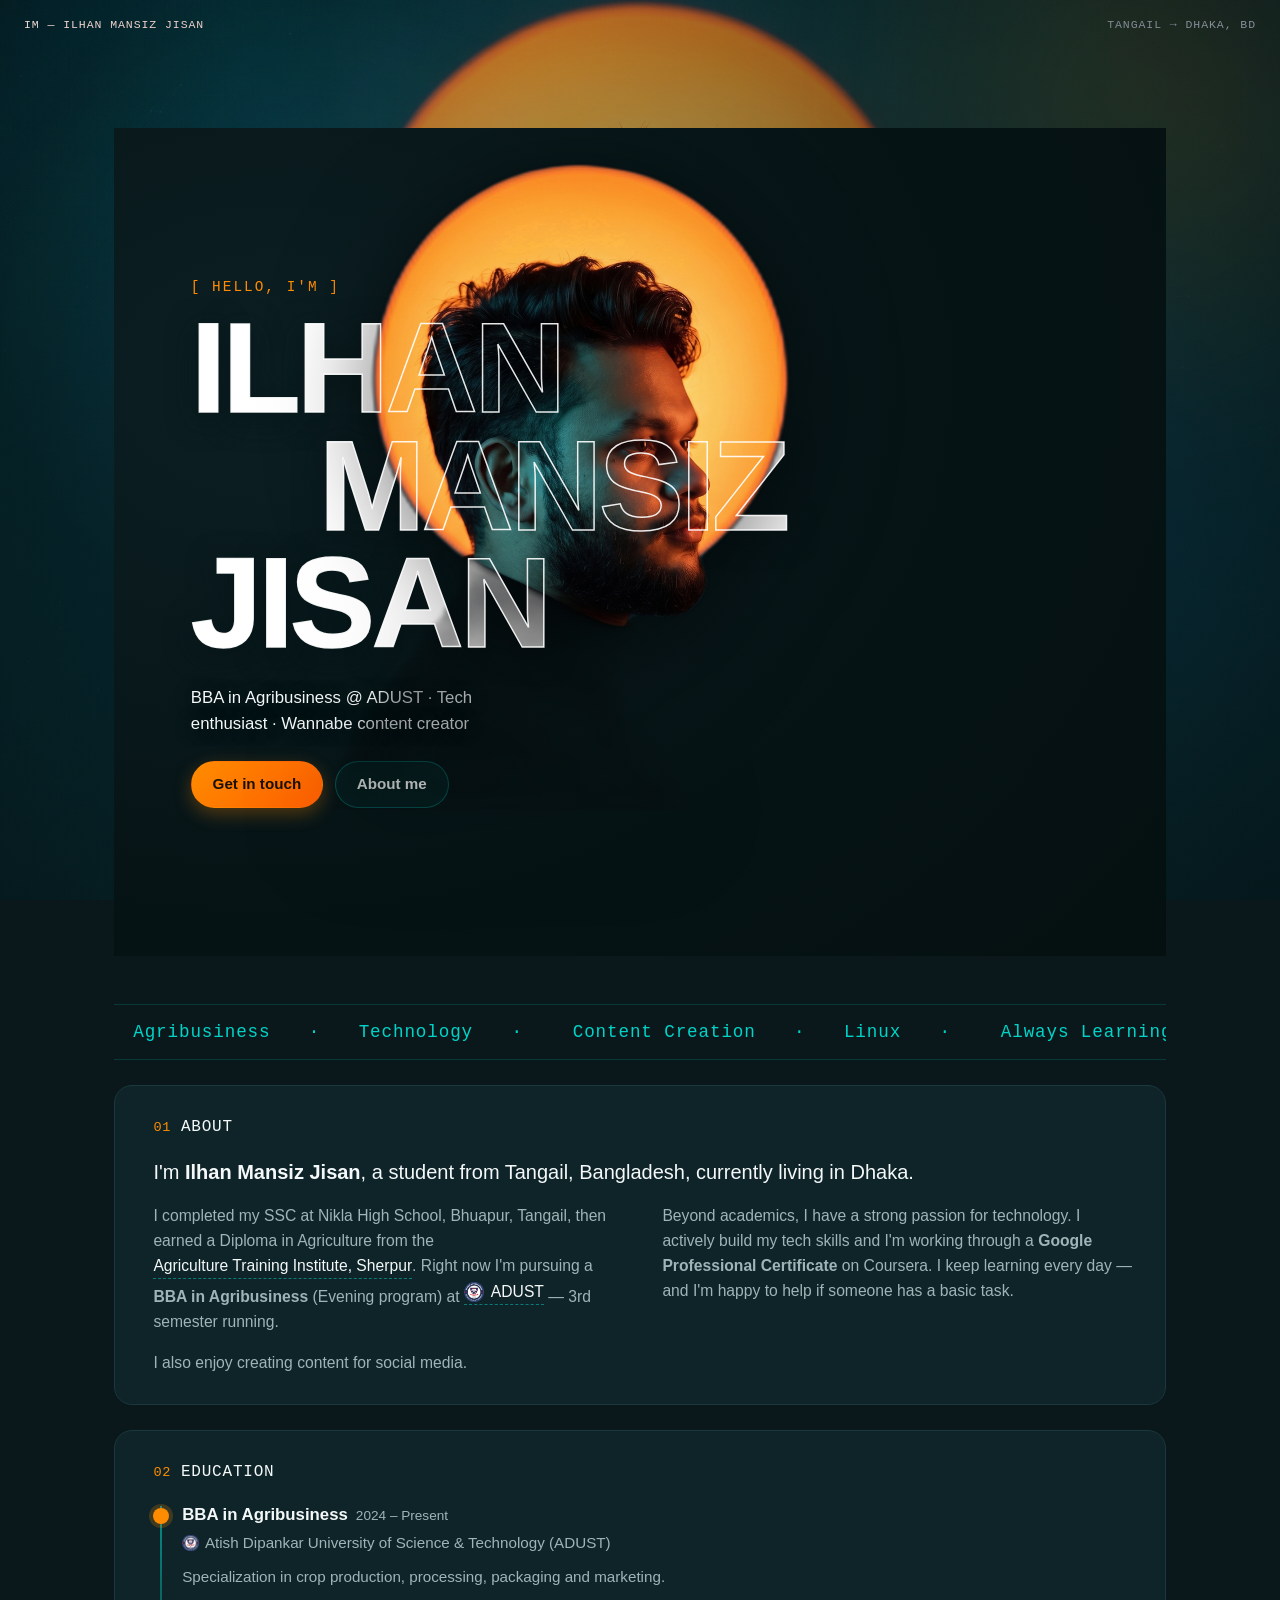
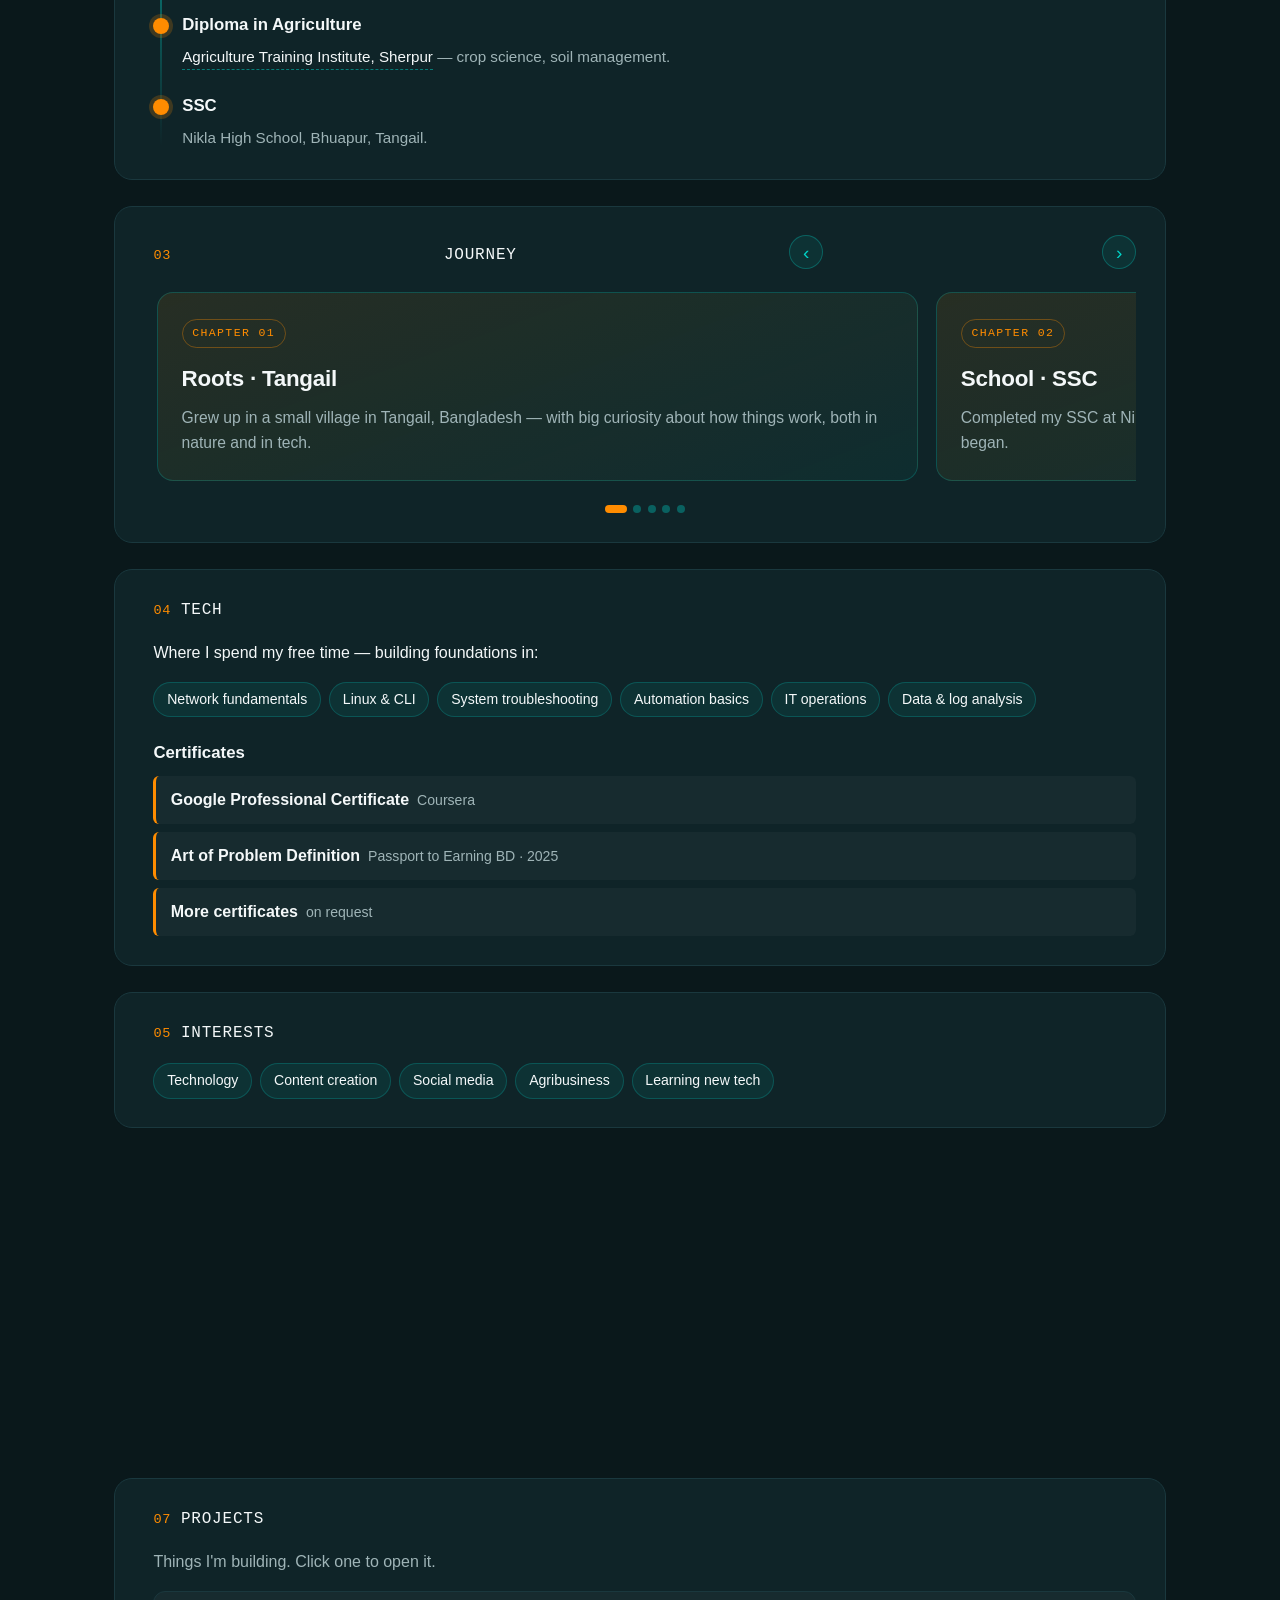
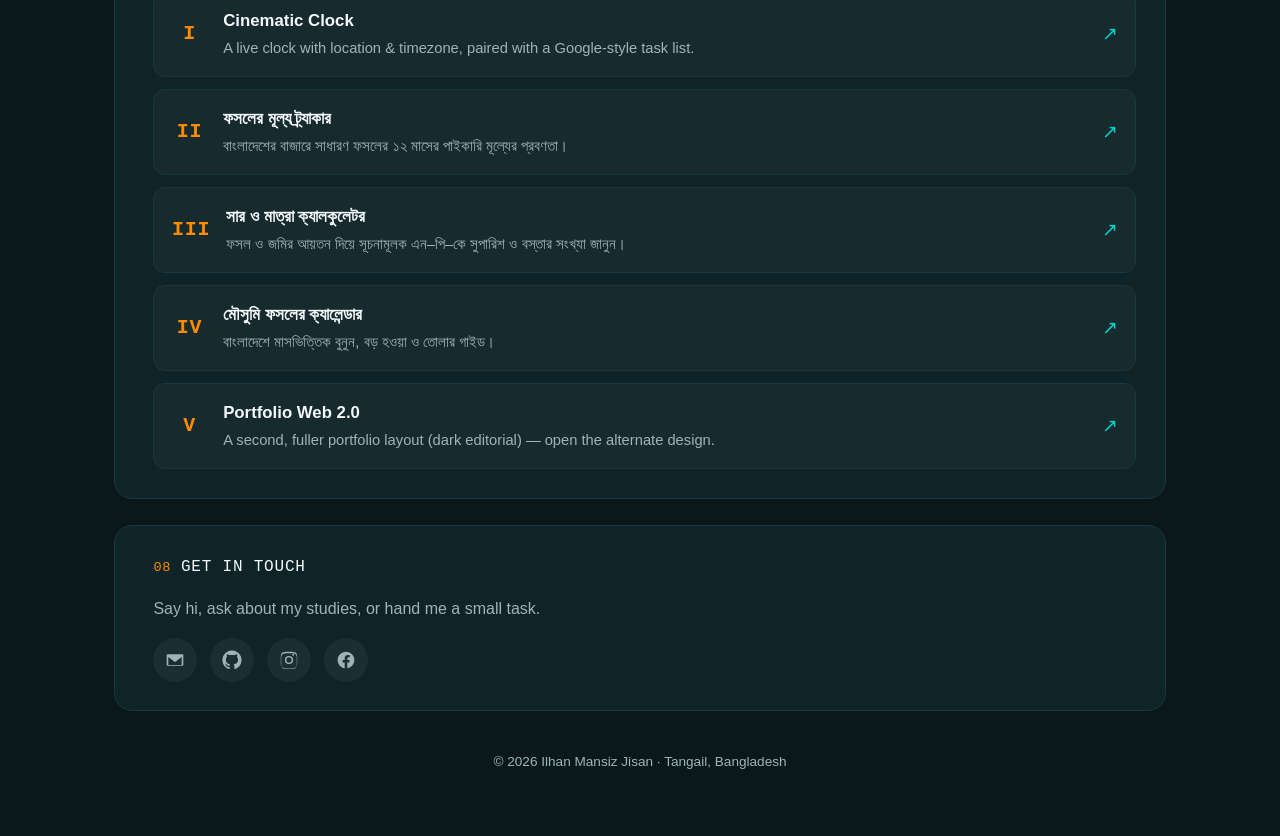
<file: index.html>
<!DOCTYPE html>
<html lang="en">
<head>
  <meta charset="UTF-8" />
  <meta name="viewport" content="width=device-width, initial-scale=1.0" />
  <meta name="description" content="Ilhan Mansiz Jisan — student, tech enthusiast, wannabe content creator from Tangail, Bangladesh." />
  <meta name="theme-color" content="#0b1020" />
  <meta property="og:title" content="Ilhan Mansiz Jisan" />
  <meta property="og:description" content="Student, tech enthusiast, wannabe content creator." />
  <meta property="og:type" content="profile" />
  <title>Ilhan Mansiz Jisan</title>
  <link rel="icon" href="assets/favicon.svg" type="image/svg+xml" />
  <link rel="stylesheet" href="styles.css" />
</head>
<body>
  <!-- Animated background -->
  <div class="bg" aria-hidden="true">
    <video class="bg-video" autoplay muted loop playsinline poster="">
      <source src="assets/bg.mp4" type="video/mp4" />
    </video>
    <canvas id="bgfx"></canvas>
    <canvas id="grid"></canvas>
    <div class="bg-overlay"></div>
    <div class="bg-glow"></div>
  </div>

  <!-- Fixed editorial chrome -->
  <div class="chrome" aria-hidden="true">
    <span class="chrome-name">IM — Ilhan Mansiz Jisan</span>
    <span class="chrome-loc">Tangail → Dhaka, BD</span>
  </div>

  <main class="stage">

    <!-- HERO: typography layering (text sandwich) — name is solid white, turns to
         outline where it overlaps the cutout photo.
         Layer 1 (name-back, z1): solid white, behind the photo.
         Layer 2 (hero-photo,  z2): transparent cutout of Ilhan, overlaps the name.
         Layer 3 (name-front, z3): transparent fill + white stroke, in front of photo. -->
    <header class="hero reveal">
      <div class="hero-text">
        <p class="eyebrow">[ Hello, I'm ]</p>
        <div class="name-stack">
          <h1 class="name name-back" aria-hidden="true">
            <span class="line">Ilhan</span>
            <span class="line indent">Mansiz</span>
            <span class="line">Jisan</span>
          </h1>
          <img class="hero-photo" src="assets/profile-cutout.png" alt="Ilhan Mansiz Jisan" />
          <h1 class="name name-front">
            <span class="line">Ilhan</span>
            <span class="line indent">Mansiz</span>
            <span class="line">Jisan</span>
          </h1>
        </div>
        <p class="tagline">
          BBA in Agribusiness @ ADUST · Tech enthusiast · Wannabe content creator
        </p>
        <div class="cta-row">
          <a class="btn primary" href="#contact">Get in touch</a>
          <a class="btn ghost" href="#about">About me</a>
        </div>
      </div>
    </header>

    <!-- MARQUEE -->
    <div class="marquee" aria-hidden="true">
      <div class="marquee-track">
        <span>Agribusiness</span><span>·</span><span>Technology</span><span>·</span>
        <span>Content Creation</span><span>·</span><span>Linux</span><span>·</span>
        <span>Always Learning</span><span>·</span><span>Agribusiness</span><span>·</span>
        <span>Technology</span><span>·</span><span>Content Creation</span><span>·</span>
        <span>Linux</span><span>·</span><span>Always Learning</span>
      </div>
    </div>

    <!-- ABOUT: off-grid editorial columns -->
    <section id="about" class="card about reveal" aria-labelledby="about-h">
      <div class="col-label"><span class="num">01</span> About</div>
      <div class="about-grid">
        <p class="lead">
          I'm <strong>Ilhan Mansiz Jisan</strong>, a student from Tangail, Bangladesh,
          currently living in Dhaka.
        </p>
        <p>
          I completed my SSC at Nikla High School, Bhuapur, Tangail, then earned a
          Diploma in Agriculture from the <a class="inline-link" href="https://ati.sherpur.gov.bd/" target="_blank" rel="noopener">Agriculture Training Institute, Sherpur</a>.
          Right now I'm pursuing a <strong>BBA in Agribusiness</strong> (Evening program) at
          <a class="inline-link" href="https://adust.edu.bd" target="_blank" rel="noopener">
            <img src="assets/adust-logo.png" alt="ADUST logo" class="inline-logo" />
            <span>ADUST</span>
          </a>
          — 3rd semester running.
        </p>
        <p>
          Beyond academics, I have a strong passion for technology. I actively build
          my tech skills and I'm working through a
          <strong>Google Professional Certificate</strong> on Coursera.
          I keep learning every day — and I'm happy to help if someone has a basic task.
        </p>
        <p>I also enjoy creating content for social media.</p>
      </div>
    </section>

    <!-- EDUCATION: timeline -->
    <section class="card reveal" aria-labelledby="edu-h">
      <div class="col-label"><span class="num">02</span> Education</div>
      <ol class="timeline">
        <li class="t-item">
          <div class="t-dot"></div>
          <div class="t-body">
            <div class="t-head">
              <h3>BBA in Agribusiness <span class="t-when">2024 – Present</span></h3>
              <a class="t-where" href="https://adust.edu.bd" target="_blank" rel="noopener">
                <img src="assets/adust-logo.png" alt="ADUST logo" class="inline-logo small" />
                Atish Dipankar University of Science &amp; Technology (ADUST)
              </a>
            </div>
            <p>Specialization in crop production, processing, packaging and marketing.</p>
          </div>
        </li>
        <li class="t-item">
          <div class="t-dot"></div>
          <div class="t-body">
            <div class="t-head"><h3>Diploma in Agriculture</h3></div>
            <p><a class="inline-link" href="https://ati.sherpur.gov.bd/" target="_blank" rel="noopener">Agriculture Training Institute, Sherpur</a> — crop science, soil management.</p>
          </div>
        </li>
        <li class="t-item">
          <div class="t-dot"></div>
          <div class="t-body">
            <div class="t-head"><h3>SSC</h3></div>
            <p>Nikla High School, Bhuapur, Tangail.</p>
          </div>
        </li>
      </ol>
    </section>

    <!-- JOURNEY: horizontal story carousel -->
    <section class="card journey reveal" aria-labelledby="journey-h">
      <div class="col-label">
        <span class="num">03</span> Journey
        <button class="jnav jprev" aria-label="Previous chapter">‹</button>
        <button class="jnav jnext" aria-label="Next chapter">›</button>
      </div>
      <div class="jcarousel" id="jcarousel" tabindex="0">
        <article class="jcard">
          <span class="jchapter">Chapter 01</span>
          <h3>Roots · Tangail</h3>
          <p>Grew up in a small village in Tangail, Bangladesh — with big curiosity about how things work, both in nature and in tech.</p>
        </article>
        <article class="jcard">
          <span class="jchapter">Chapter 02</span>
          <h3>School · SSC</h3>
          <p>Completed my SSC at Nikla High School, Bhuapur, Tangail — where the habit of steady, daily learning began.</p>
        </article>
        <article class="jcard">
          <span class="jchapter">Chapter 03</span>
          <h3>Soil &amp; Science · Diploma</h3>
          <p>Earned a Diploma in Agriculture at the Agriculture Training Institute, Sherpur — crop science, soil, and practice.</p>
        </article>
        <article class="jcard">
          <span class="jchapter">Chapter 04</span>
          <h3>University · ADUST</h3>
          <p>Now pursuing a BBA in Agribusiness (Evening) at ADUST — crop production, processing, packaging &amp; marketing, 3rd semester.</p>
        </article>
        <article class="jcard">
          <span class="jchapter">Chapter 05</span>
          <h3>Now · Tech</h3>
          <p>Spending free time on tech — online certificates, Linux, and learning a little more every day.</p>
        </article>
      </div>
      <div class="jdots" id="jdots" aria-hidden="true"></div>
    </section>

    <!-- TECH -->
    <section class="card cysec reveal" aria-labelledby="sec-h">
      <div class="col-label"><span class="num">04</span> Tech</div>
      <p>Where I spend my free time — building foundations in:</p>
      <ul class="chip-list">
        <li>Network fundamentals</li>
        <li>Linux &amp; CLI</li>
        <li>System troubleshooting</li>
        <li>Automation basics</li>
        <li>IT operations</li>
        <li>Data &amp; log analysis</li>
      </ul>
      <h3 class="sub">Certificates</h3>
      <ul class="cert-list">
        <li><span class="cert-name">Google Professional Certificate</span><span class="cert-org">Coursera</span></li>
        <li><span class="cert-name">Art of Problem Definition</span><span class="cert-org">Passport to Earning BD · 2025</span></li>
        <li><span class="cert-name">More certificates</span><span class="cert-org">on request</span></li>
      </ul>
    </section>

    <!-- INTERESTS -->
    <section class="card reveal" aria-labelledby="interests-h">
      <div class="col-label"><span class="num">05</span> Interests</div>
      <ul class="chip-list">
        <li>Technology</li><li>Content creation</li><li>Social media</li>
        <li>Agribusiness</li><li>Learning new tech</li>
      </ul>
    </section>

    <!-- CURRENTLY -->
    <section class="card reveal" aria-labelledby="now-h">
      <div class="col-label"><span class="num">06</span> Currently</div>
      <ul class="status-list">
        <li><span class="status-dot"></span> BBA in Agribusiness @ ADUST (3rd sem)</li>
        <li><span class="status-dot"></span> Preparing for govt job exams</li>
        <li><span class="status-dot"></span> Learning tech daily</li>
        <li><span class="status-dot"></span> Open to small tech help</li>
      </ul>
    </section>

    <!-- PROJECTS -->
    <section id="projects" class="card projects reveal" aria-labelledby="projects-h">
      <div class="col-label"><span class="num">07</span> Projects</div>
      <p class="projects-lead">Things I'm building. Click one to open it.</p>
      <ol class="proj-list">
        <li class="proj-item">
          <a class="proj-link" href="projects/clock/">
            <span class="proj-num">I</span>
            <span class="proj-body">
              <span class="proj-title">Cinematic Clock</span>
              <span class="proj-desc">A live clock with location &amp; timezone, paired with a Google-style task list.</span>
            </span>
            <span class="proj-arrow" aria-hidden="true">↗</span>
          </a>
        </li>
        <li class="proj-item">
          <a class="proj-link" href="projects/prices/">
            <span class="proj-num">II</span>
            <span class="proj-body">
              <span class="proj-title">ফসলের মূল্য ট্র্যাকার</span>
              <span class="proj-desc">বাংলাদেশের বাজারে সাধারণ ফসলের ১২ মাসের পাইকারি মূল্যের প্রবণতা।</span>
            </span>
            <span class="proj-arrow" aria-hidden="true">↗</span>
          </a>
        </li>
        <li class="proj-item">
          <a class="proj-link" href="projects/fertilizer/">
            <span class="proj-num">III</span>
            <span class="proj-body">
              <span class="proj-title">সার ও মাত্রা ক্যালকুলেটর</span>
              <span class="proj-desc">ফসল ও জমির আয়তন দিয়ে সূচনামূলক এন–পি–কে সুপারিশ ও বস্তার সংখ্যা জানুন।</span>
            </span>
            <span class="proj-arrow" aria-hidden="true">↗</span>
          </a>
        </li>
        <li class="proj-item">
          <a class="proj-link" href="projects/calendar/">
            <span class="proj-num">IV</span>
            <span class="proj-body">
              <span class="proj-title">মৌসুমি ফসলের ক্যালেন্ডার</span>
              <span class="proj-desc">বাংলাদেশে মাসভিত্তিক বুনুন, বড় হওয়া ও তোলার গাইড।</span>
            </span>
            <span class="proj-arrow" aria-hidden="true">↗</span>
          </a>
        </li>
        <li class="proj-item">
          <a class="proj-link" href="portfolioweb2/">
            <span class="proj-num">V</span>
            <span class="proj-body">
              <span class="proj-title">Portfolio Web 2.0</span>
              <span class="proj-desc">A second, fuller portfolio layout (dark editorial) — open the alternate design.</span>
            </span>
            <span class="proj-arrow" aria-hidden="true">↗</span>
          </a>
        </li>
      </ol>
    </section>

    <!-- CONTACT -->
    <section id="contact" class="card contact reveal" aria-labelledby="contact-h">
      <div class="col-label"><span class="num">08</span> Get in touch</div>
      <p class="contact-lead">Say hi, ask about my studies, or hand me a small task.</p>
      <div class="socials">
        <a href="mailto:ilhanmansizjisan@gmail.com" aria-label="Email">
          <svg viewBox="0 0 24 24" width="20" height="20" fill="currentColor"><path d="M3 5h18a1 1 0 0 1 1 1v12a1 1 0 0 1-1 1H3a1 1 0 0 1-1-1V6a1 1 0 0 1 1-1zm9 7.4L4.6 7h14.8L12 12.4zM4 8.4V18h16V8.4l-7.4 5.6a1 1 0 0 1-1.2 0L4 8.4z"/></svg>
        </a>
        <a href="https://github.com/ilhanmansizjisan" target="_blank" rel="me noopener" aria-label="GitHub">
          <svg viewBox="0 0 24 24" width="20" height="20" fill="currentColor"><path d="M12 .5C5.65.5.5 5.65.5 12c0 5.08 3.29 9.39 7.86 10.91.58.11.79-.25.79-.56v-2.16c-3.2.7-3.88-1.37-3.88-1.37-.52-1.32-1.27-1.67-1.27-1.67-1.04-.71.08-.7.08-.7 1.15.08 1.76 1.18 1.76 1.18 1.02 1.75 2.68 1.24 3.34.95.1-.74.4-1.24.73-1.53-2.55-.29-5.24-1.28-5.24-5.7 0-1.26.45-2.29 1.18-3.1-.12-.29-.51-1.46.11-3.05 0 0 .96-.31 3.15 1.18.91-.25 1.89-.38 2.86-.38s1.95.13 2.86.38c2.19-1.49 3.15-1.18 3.15-1.18.62 1.59.23 2.76.11 3.05.73.81 1.18 1.84 1.18 3.1 0 4.43-2.69 5.41-5.25 5.69.41.36.78 1.06.78 2.13v3.16c0 .31.21.68.8.56C20.21 21.39 23.5 17.08 23.5 12 23.5 5.65 18.35.5 12 .5z"/></svg>
        </a>
        <a href="https://www.instagram.com/ilhanmansizjisan/" target="_blank" rel="me noopener" aria-label="Instagram">
          <svg viewBox="0 0 24 24" width="20" height="20" fill="currentColor"><path d="M12 2.2c3.2 0 3.58.01 4.85.07 1.17.05 1.8.25 2.22.42.56.22.96.48 1.38.9.42.42.68.82.9 1.38.16.42.36 1.05.42 2.22.06 1.27.07 1.65.07 4.85s-.01 3.58-.07 4.85c-.05 1.17-.25 1.8-.42 2.22-.22.56-.48.96-.9 1.38-.42.42-.82.68-1.38.9-.42.16-1.05.36-2.22.42-1.27.06-1.65.07-4.85.07s-3.58-.01-4.85-.07c-1.17-.05-1.8-.25-2.22-.42a3.74 3.74 0 0 1-1.38-.9 3.74 3.74 0 0 1-.9-1.38c-.16-.42-.36-1.05-.42-2.22-.06-1.27-.07-1.65-.07-4.85s.01-3.58.07-4.85c.05-1.17.25-1.8.42-2.22.22-.56.48-.96.9-1.38.42-.42.82-.68 1.38-.9.42-.16 1.05-.36 2.22-.42C8.42 2.21 8.8 2.2 12 2.2zm0 1.8c-3.15 0-3.5.01-4.74.07-1.07.05-1.65.23-2.04.38-.51.2-.88.44-1.27.83-.39.39-.63.76-.83 1.27-.15.39-.33.97-.38 2.04C2.71 9.8 2.7 10.15 2.7 13.3s.01 3.5.07 4.74c.05 1.07.23 1.65.38 2.04.2.51.44.88.83 1.27.39.39.76.63 1.27.83.39.15.97.33 2.04.38 1.24.06 1.59.07 4.74.07s3.5-.01 4.74-.07c1.07-.05 1.65-.23 2.04-.38.51-.2.88-.44 1.27-.83.39-.39.63-.76.83-1.27.15-.39.33-.97.38-2.04.06-1.24.07-1.59.07-4.74s-.01-3.5-.07-4.74c-.05-1.07-.23-1.65-.38-2.04a3.41 3.41 0 0 0-.83-1.27 3.41 3.41 0 0 0-1.27-.83c-.39-.15-.97-.33-2.04-.38C15.5 4.01 15.15 4 12 4zm0 3.1a4.9 4.9 0 1 1 0 9.8 4.9 4.9 0 0 1 0-9.8zm0 8.08a3.18 3.18 0 1 0 0-6.36 3.18 3.18 0 0 0 0 6.36zm5.1-8.28a1.15 1.15 0 1 1 0-2.3 1.15 1.15 0 0 1 0 2.3z"/></svg>
        </a>
        <a href="https://www.facebook.com/Ilhanmansizjisan" target="_blank" rel="me noopener" aria-label="Facebook">
          <svg viewBox="0 0 24 24" width="20" height="20" fill="currentColor"><path d="M22 12.06C22 6.5 17.52 2 12 2S2 6.5 2 12.06c0 5 3.66 9.15 8.44 9.94v-7.03H7.9v-2.91h2.54V9.85c0-2.51 1.49-3.9 3.78-3.9 1.09 0 2.24.2 2.24.2v2.46h-1.26c-1.24 0-1.63.77-1.63 1.56v1.88h2.78l-.44 2.91h-2.34V22c4.78-.79 8.43-4.94 8.43-9.94z"/></svg>
        </a>
      </div>
    </section>

    <footer class="foot">
      <p>© <span id="year"></span> Ilhan Mansiz Jisan · Tangail, Bangladesh</p>
    </footer>
  </main>

  <script src="script.js" defer></script>
</body>
</html>
</file>
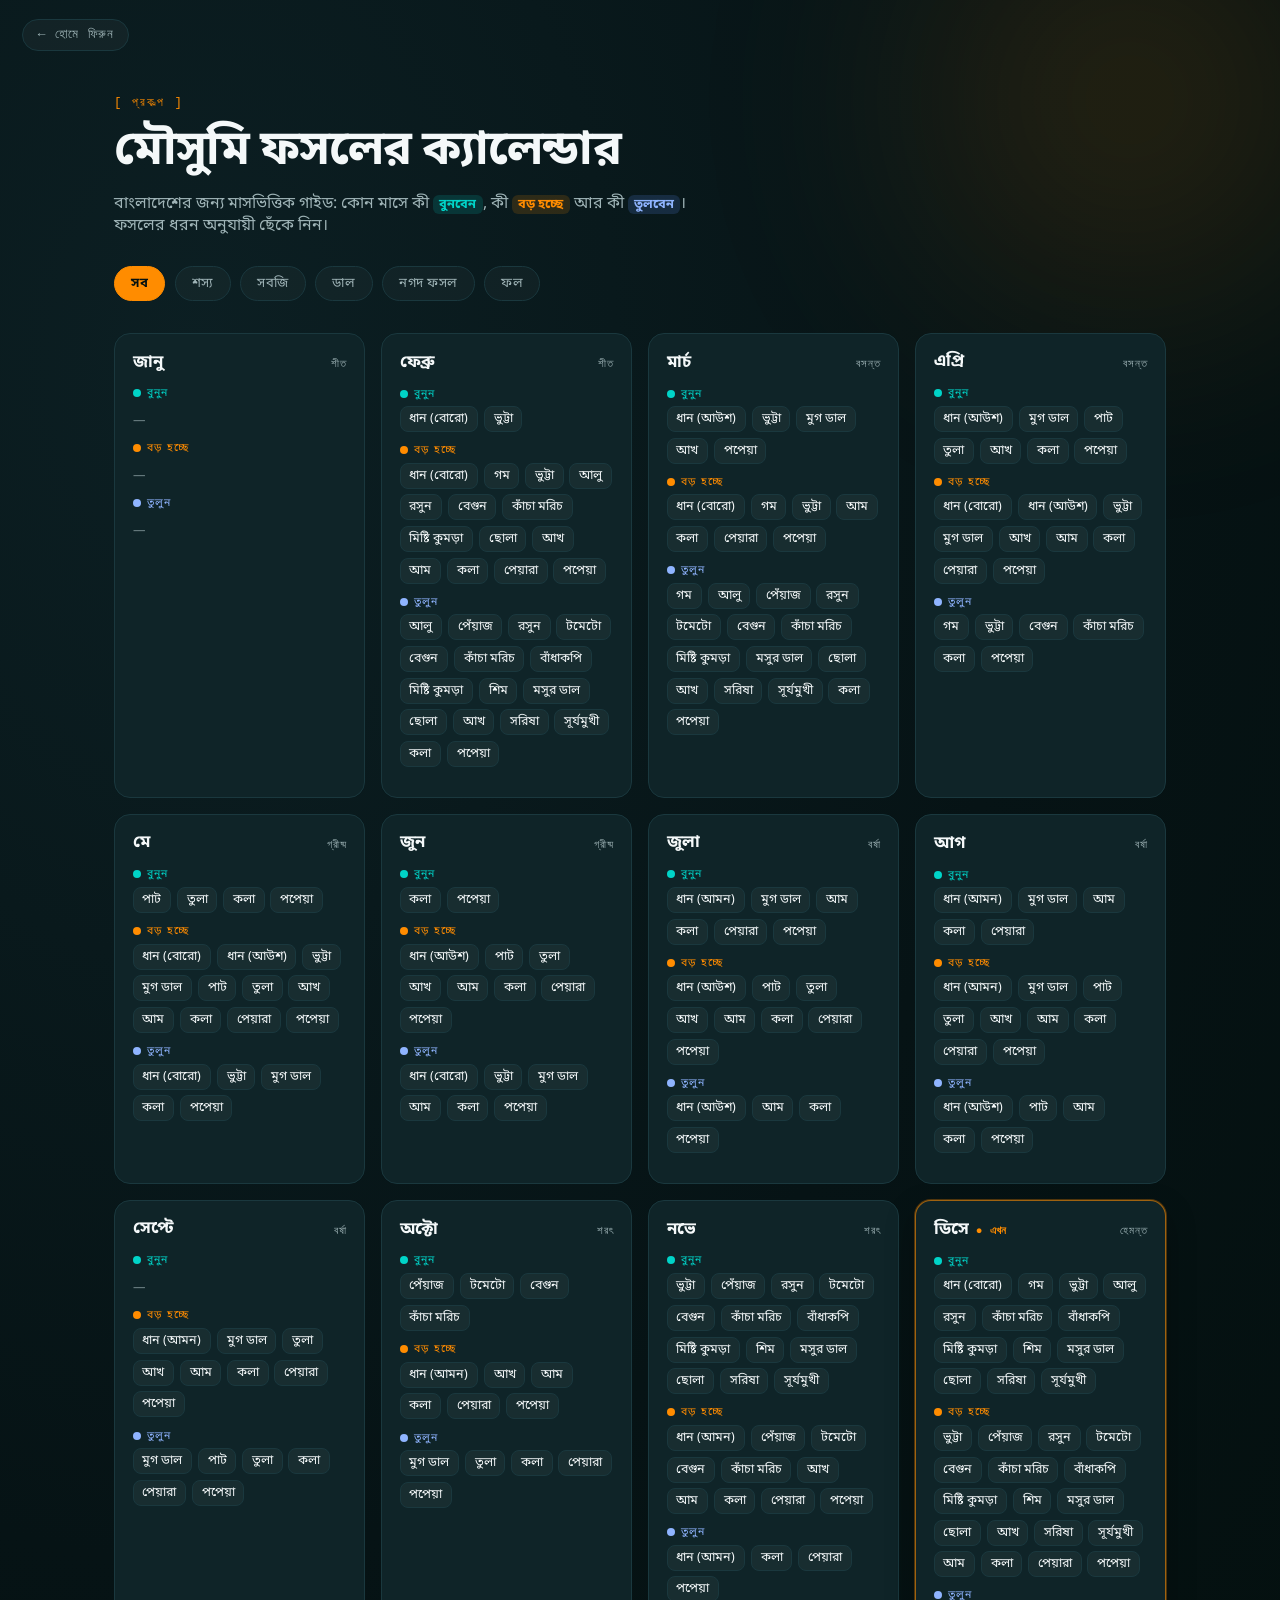
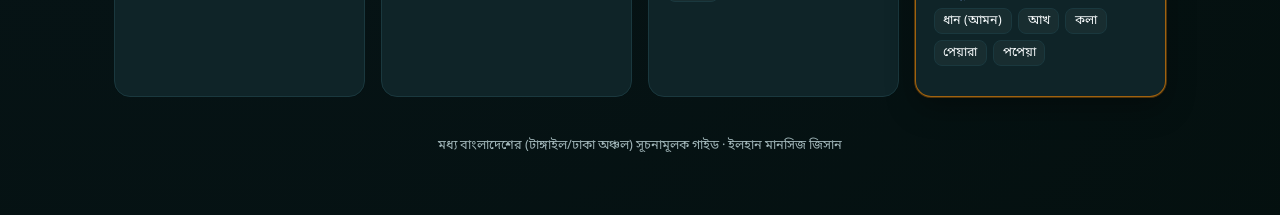
<file: projects/calendar/index.html>
<!DOCTYPE html>
<html lang="bn">
<head>
  <meta charset="UTF-8" />
  <meta name="viewport" content="width=device-width, initial-scale=1.0" />
  <meta name="description" content="মৌসুমি ফসলের ক্যালেন্ডার — বাংলাদেশে মাসভিত্তিক বুনুন, বড় হওয়া ও তোলার গাইড। ইলহান মানসিজ জিসানের প্রকল্প।" />
  <meta name="theme-color" content="#0a181b" />
  <title>মৌসুমি ফসলের ক্যালেন্ডার · ইলহান মানসিজ জিসান</title>
  <link rel="icon" href="../../assets/favicon.svg" type="image/svg+xml" />
  <link rel="preconnect" href="https://fonts.googleapis.com">
  <link rel="preconnect" href="https://fonts.gstatic.com" crossorigin>
  <link href="https://fonts.googleapis.com/css2?family=Noto+Sans+Bengali:wght@400;700&display=swap" rel="stylesheet">
  <link rel="stylesheet" href="calendar.css" />
</head>
<body>
  <div class="bg-glow"></div>

  <a class="back-link" href="../../">← হোমে ফিরুন</a>

  <main class="cl-stage">
    <header class="cl-head">
      <p class="eyebrow">[ প্রকল্প ]</p>
      <h1>মৌসুমি ফসলের ক্যালেন্ডার</h1>
      <p class="lead">
        বাংলাদেশের জন্য মাসভিত্তিক গাইড: কোন মাসে কী <span class="tag sow">বুনবেন</span>,
        কী <span class="tag grow">বড় হচ্ছে</span> আর কী <span class="tag harvest">তুলবেন</span>।
        ফসলের ধরন অনুযায়ী ছেঁকে নিন।
      </p>
    </header>

    <section class="cl-filters" id="filters"></section>

    <section class="cl-months" id="months"></section>

    <p class="cl-foot">মধ্য বাংলাদেশের (টাঙ্গাইল/ঢাকা অঞ্চল) সূচনামূলক গাইড · ইলহান মানসিজ জিসান</p>
  </main>

  <script src="calendar.js" defer></script>
</body>
</html>
</file>
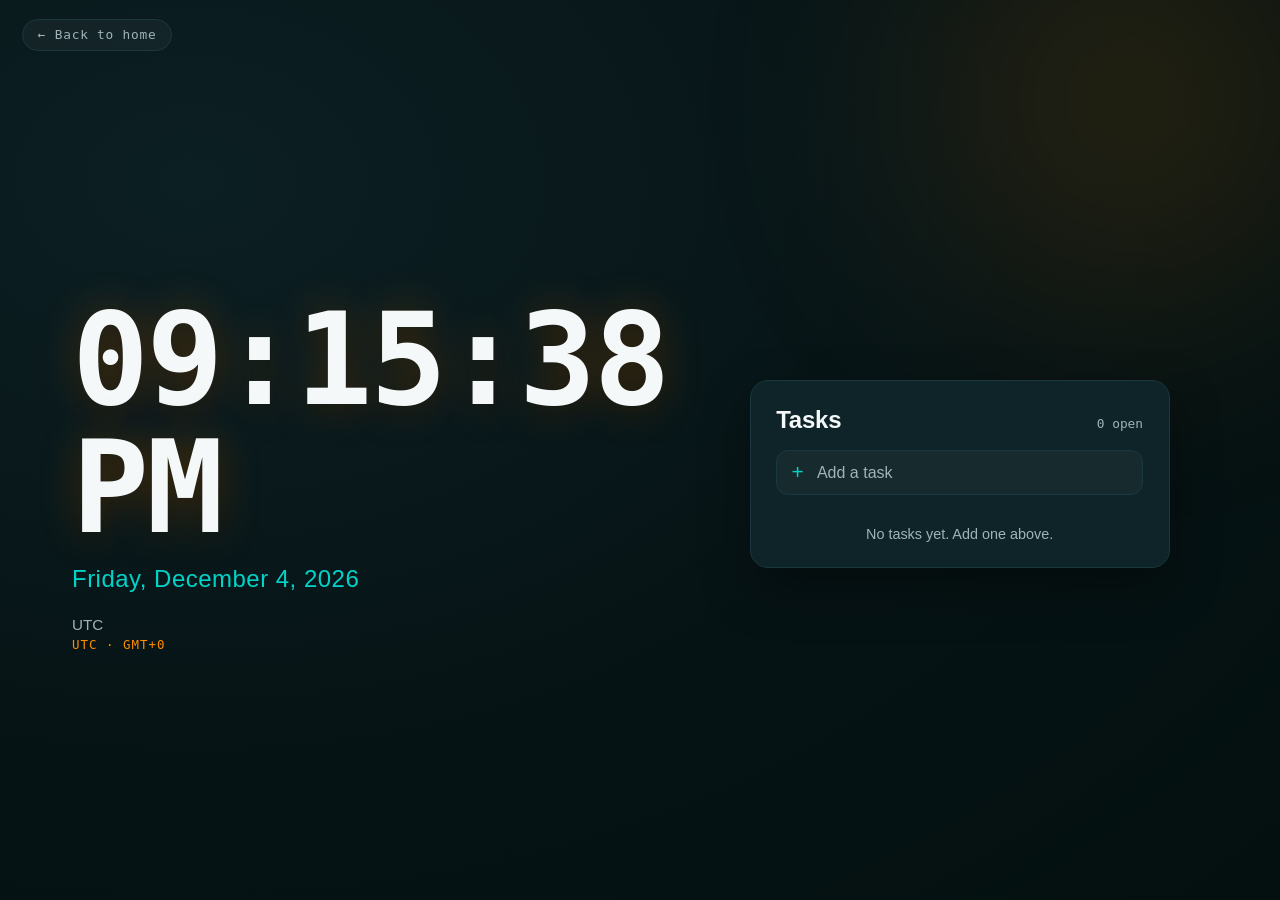
<file: projects/clock/index.html>
<!DOCTYPE html>
<html lang="en">
<head>
  <meta charset="UTF-8" />
  <meta name="viewport" content="width=device-width, initial-scale=1.0" />
  <meta name="description" content="Cinematic Clock — a live clock with location & timezone, and a Google-style task list. A project by Ilhan Mansiz Jisan." />
  <meta name="theme-color" content="#0a181b" />
  <title>Cinematic Clock · Ilhan Mansiz Jisan</title>
  <link rel="icon" href="../../assets/favicon.svg" type="image/svg+xml" />
  <link rel="stylesheet" href="clock.css" />
</head>
<body>
  <div class="bg-glow"></div>

  <a class="back-link" href="../../">← Back to home</a>

  <main class="clock-stage">
    <!-- LEFT: cinematic clock -->
    <section class="clock-side">
      <div class="clock-wrap">
        <div class="clock-time" id="time">--:--:--</div>
        <div class="clock-date" id="date">—</div>
        <div class="clock-meta">
          <span id="location">Locating…</span>
          <span class="clock-tz" id="tz">—</span>
        </div>
      </div>
    </section>

    <!-- RIGHT: Google-style tasks -->
    <section class="tasks-side">
      <div class="tasks-card">
        <header class="tasks-head">
          <h1>Tasks</h1>
          <span class="tasks-count" id="count">0 open</span>
        </header>

        <form class="task-add" id="add-form">
          <span class="add-plus" aria-hidden="true">+</span>
          <input id="add-input" type="text" placeholder="Add a task" autocomplete="off" />
        </form>

        <ul class="task-list" id="list"></ul>
        <p class="tasks-empty" id="empty">No tasks yet. Add one above.</p>
      </div>
    </section>
  </main>

  <script src="clock.js" defer></script>
</body>
</html>
</file>
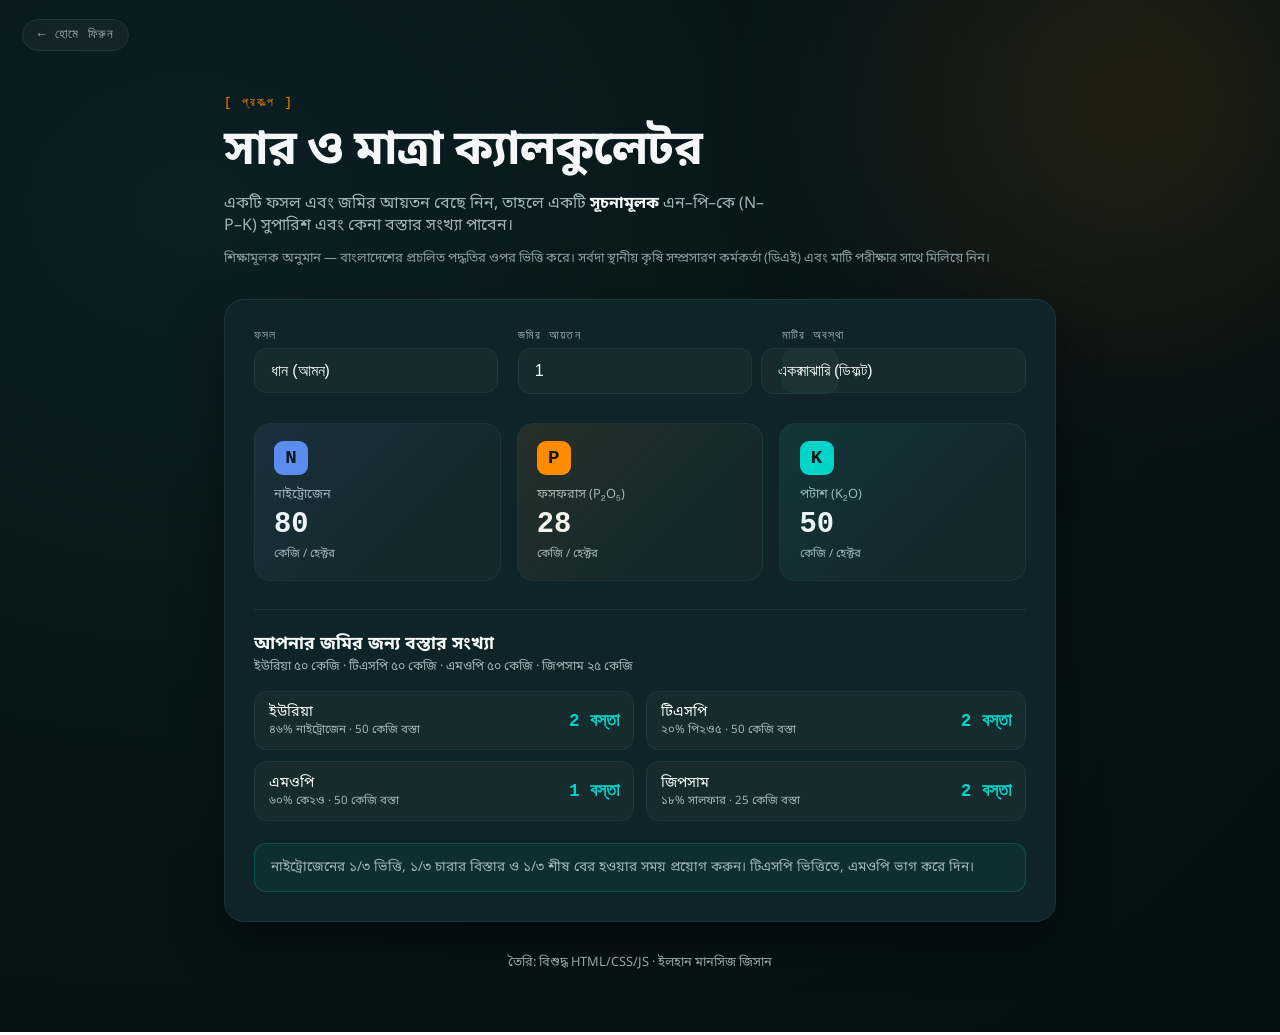
<file: projects/fertilizer/index.html>
<!DOCTYPE html>
<html lang="bn">
<head>
  <meta charset="UTF-8" />
  <meta name="viewport" content="width=device-width, initial-scale=1.0" />
  <meta name="description" content="সার ও মাত্রা ক্যালকুলেটর — ফসল ও জমির আয়তন দিয়ে সূচনামূলক এন-পি-কে সুপারিশ। ইলহান মানসিজ জিসানের প্রকল্প।" />
  <meta name="theme-color" content="#0a181b" />
  <title>সার ও মাত্রা ক্যালকুলেটর · ইলহান মানসিজ জিসান</title>
  <link rel="icon" href="../../assets/favicon.svg" type="image/svg+xml" />
  <link rel="preconnect" href="https://fonts.googleapis.com">
  <link rel="preconnect" href="https://fonts.gstatic.com" crossorigin>
  <link href="https://fonts.googleapis.com/css2?family=Noto+Sans+Bengali:wght@400;700&display=swap" rel="stylesheet">
  <link rel="stylesheet" href="fertilizer.css" />
</head>
<body>
  <div class="bg-glow"></div>

  <a class="back-link" href="../../">← হোমে ফিরুন</a>

  <main class="fz-stage">
    <header class="fz-head">
      <p class="eyebrow">[ প্রকল্প ]</p>
      <h1>সার ও মাত্রা ক্যালকুলেটর</h1>
      <p class="lead">
        একটি ফসল এবং জমির আয়তন বেছে নিন, তাহলে একটি <strong>সূচনামূলক</strong>
        এন–পি–কে (N–P–K) সুপারিশ এবং কেনা বস্তার সংখ্যা পাবেন।
      </p>
      <p class="note">
        শিক্ষামূলক অনুমান — বাংলাদেশের প্রচলিত পদ্ধতির ওপর ভিত্তি করে।
        সর্বদা স্থানীয় কৃষি সম্প্রসারণ কর্মকর্তা (ডিএই) এবং মাটি পরীক্ষার সাথে মিলিয়ে নিন।
      </p>
    </header>

    <section class="fz-card">
      <div class="fz-controls">
        <label class="field">
          <span class="field-label">ফসল</span>
          <select id="crop" class="select"></select>
        </label>
        <label class="field">
          <span class="field-label">জমির আয়তন</span>
          <div class="area-row">
            <input id="area" class="input" type="number" min="0" step="0.01" value="1" />
            <select id="unit" class="select small">
              <option value="acre">একর</option>
              <option value="hectare">হেক্টর</option>
              <option value="bigha">বিঘা</option>
              <option value="decimal">ডেসিমাল</option>
            </select>
          </div>
        </label>
        <label class="field">
          <span class="field-label">মাটির অবস্থা</span>
          <select id="soil" class="select">
            <option value="med">মাঝারি (ডিফল্ট)</option>
            <option value="low">কম / দরিদ্র</option>
            <option value="high">উর্বর</option>
          </select>
        </label>
      </div>

      <div class="npk-grid">
        <div class="npk-card n"><span class="npk-tag">N</span><span class="npk-name">নাইট্রোজেন</span><span class="npk-val" id="n-val">—</span><span class="npk-unit">কেজি / হেক্টর</span></div>
        <div class="npk-card p"><span class="npk-tag">P</span><span class="npk-name">ফসফরাস (P₂O₅)</span><span class="npk-val" id="p-val">—</span><span class="npk-unit">কেজি / হেক্টর</span></div>
        <div class="npk-card k"><span class="npk-tag">K</span><span class="npk-name">পটাশ (K₂O)</span><span class="npk-val" id="k-val">—</span><span class="npk-unit">কেজি / হেক্টর</span></div>
      </div>

      <div class="bags-card">
        <h3>আপনার জমির জন্য বস্তার সংখ্যা</h3>
        <p class="bags-sub">ইউরিয়া ৫০ কেজি · টিএসপি ৫০ কেজি · এমওপি ৫০ কেজি · জিপসাম ২৫ কেজি</p>
        <ul class="bags-list" id="bags"></ul>
      </div>

      <p class="fz-crop-note" id="crop-note"></p>
    </section>

    <p class="fz-foot">তৈরি: বিশুদ্ধ HTML/CSS/JS · ইলহান মানসিজ জিসান</p>
  </main>

  <script src="fertilizer.js" defer></script>
</body>
</html>
</file>
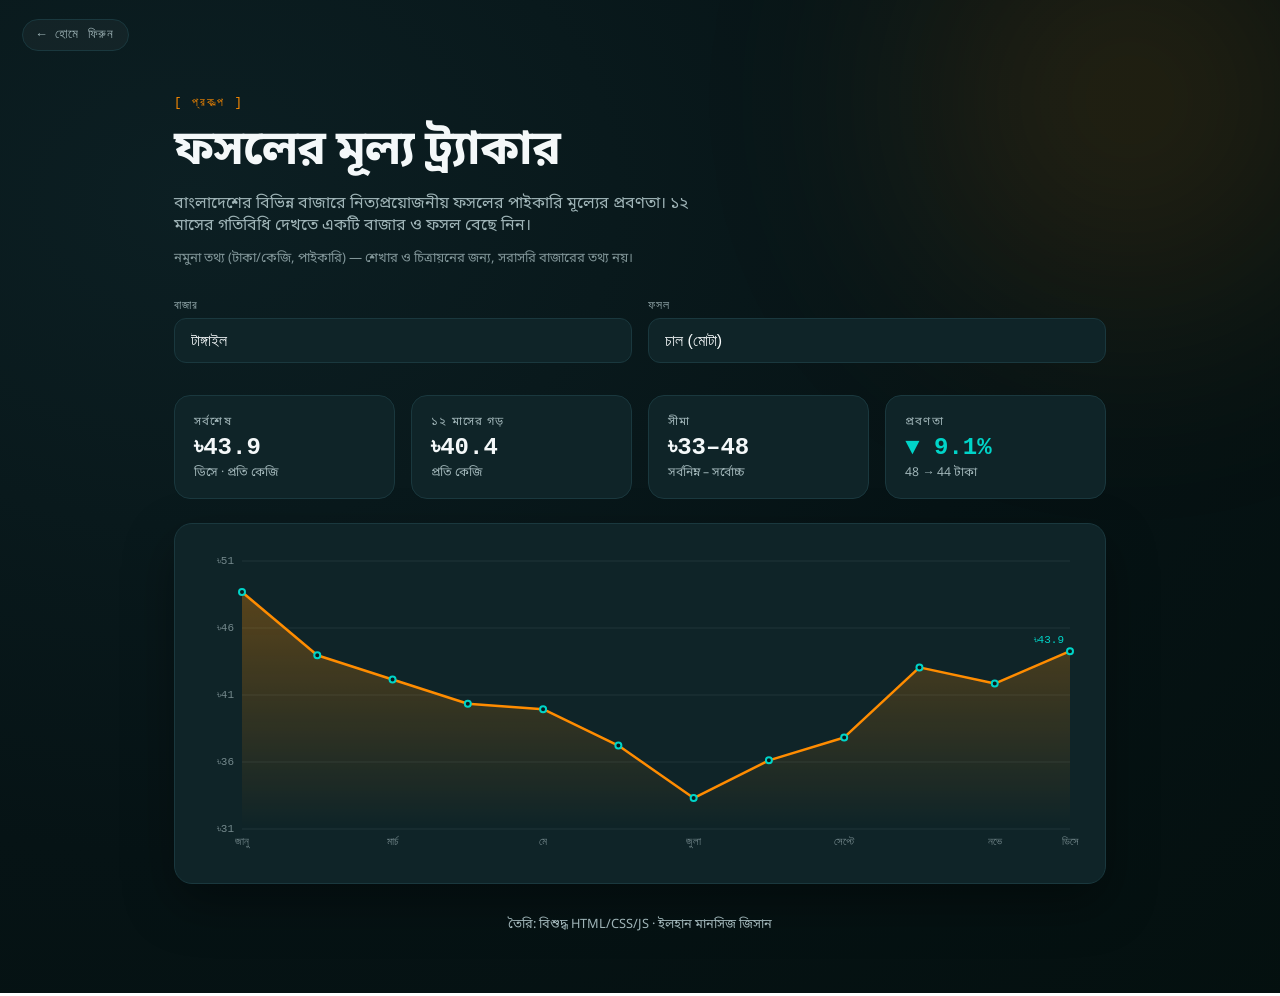
<file: projects/prices/index.html>
<!DOCTYPE html>
<html lang="bn">
<head>
  <meta charset="UTF-8" />
  <meta name="viewport" content="width=device-width, initial-scale=1.0" />
  <meta name="description" content="ফসলের মূল্য ট্র্যাকার — বাংলাদেশের বাজারে সাধারণ ফসলের মূল্যের প্রবণতা। ইলহান মানসিজ জিসানের একটি প্রকল্প।" />
  <meta name="theme-color" content="#0a181b" />
  <title>ফসলের মূল্য ট্র্যাকার · ইলহান মানসিজ জিসান</title>
  <link rel="icon" href="../../assets/favicon.svg" type="image/svg+xml" />
  <link rel="preconnect" href="https://fonts.googleapis.com">
  <link rel="preconnect" href="https://fonts.gstatic.com" crossorigin>
  <link href="https://fonts.googleapis.com/css2?family=Noto+Sans+Bengali:wght@400;700&display=swap" rel="stylesheet">
  <link rel="stylesheet" href="prices.css" />
</head>
<body>
  <div class="bg-glow"></div>

  <a class="back-link" href="../../">← হোমে ফিরুন</a>

  <main class="px-stage">
    <header class="px-head">
      <p class="eyebrow">[ প্রকল্প ]</p>
      <h1>ফসলের মূল্য ট্র্যাকার</h1>
      <p class="lead">
        বাংলাদেশের বিভিন্ন বাজারে নিত্যপ্রয়োজনীয় ফসলের পাইকারি মূল্যের প্রবণতা।
        ১২ মাসের গতিবিধি দেখতে একটি বাজার ও ফসল বেছে নিন।
      </p>
      <p class="note">নমুনা তথ্য (টাকা/কেজি, পাইকারি) — শেখার ও চিত্রায়নের জন্য, সরাসরি বাজারের তথ্য নয়।</p>
    </header>

    <section class="px-controls">
      <label class="field">
        <span class="field-label">বাজার</span>
        <select id="market" class="select"></select>
      </label>
      <label class="field">
        <span class="field-label">ফসল</span>
        <select id="crop" class="select"></select>
      </label>
    </section>

    <section class="px-grid">
      <div class="stat-card">
        <span class="stat-label">সর্বশেষ</span>
        <span class="stat-value" id="latest">—</span>
        <span class="stat-sub" id="latest-month">—</span>
      </div>
      <div class="stat-card">
        <span class="stat-label">১২ মাসের গড়</span>
        <span class="stat-value" id="avg">—</span>
        <span class="stat-sub" id="avg-sub">—</span>
      </div>
      <div class="stat-card">
        <span class="stat-label">সীমা</span>
        <span class="stat-value" id="range">—</span>
        <span class="stat-sub" id="range-sub">সর্বনিম্ন – সর্বোচ্চ</span>
      </div>
      <div class="stat-card">
        <span class="stat-label">প্রবণতা</span>
        <span class="stat-value" id="trend">—</span>
        <span class="stat-sub" id="trend-sub">১২ মাস আগের তুলনায়</span>
      </div>
    </section>

    <section class="px-chart-card">
      <canvas id="chart" height="320" aria-label="মূল্য প্রবণতার চার্ট"></canvas>
    </section>

    <p class="px-foot">তৈরি: বিশুদ্ধ HTML/CSS/JS · ইলহান মানসিজ জিসান</p>
  </main>

  <script src="prices.js" defer></script>
</body>
</html>
</file>
<file: styles.css>
/* ============================================================
   Theme tokens — dark teal / sunset orange (from the new photo)
   ============================================================ */
:root {
  --bg: #0a181b;            /* deep dark teal/cyan-black */
  --bg-deep: #061315;       /* darker base for blends */
  --card: #0f2428;          /* slightly lighter dark teal */
  --card-border: #1a383e;   /* subtle border tint */
  --text: #f4f8f9;          /* crisp off-white */
  --text-dim: #9fb4b7;      /* muted teal-grey for secondary text */
  --accent: #ff8c00;        /* vibrant sunset orange */
  --accent-2: #00d4c8;      /* bright cyan/teal */
}

/* ============ Reset + base ============ */
*, *::before, *::after { box-sizing: border-box; }
html { scroll-behavior: smooth; }
body {
  margin: 0;
  font-family: -apple-system, BlinkMacSystemFont, "Segoe UI", Roboto, "Helvetica Neue", Arial, sans-serif;
  background: var(--bg);
  color: var(--text);
  line-height: 1.6;
  -webkit-font-smoothing: antialiased;
  overflow-x: hidden;
}
img { max-width: 100%; display: block; }
a { color: var(--accent-2); text-decoration: none; }
a:hover { text-decoration: underline; }

/* ============ Animated background ============ */
.bg {
  position: fixed; inset: 0; z-index: -1; overflow: hidden;
  background: url("assets/profile.jpeg") center center / cover no-repeat fixed;
}
.bg-video { display: none; }
#bgfx {
  position: absolute; inset: 0; width: 100%; height: 100%;
  display: block; opacity: 0.28; mix-blend-mode: screen;
}
.bg-overlay {
  position: absolute; inset: 0;
  background:
    radial-gradient(1200px 800px at 20% 0%, rgba(6,19,21,0.0) 0%, rgba(6,19,21,0.35) 60%),
    linear-gradient(180deg, rgba(6,19,21,0.15), rgba(6,19,21,0.45));
}
#grid {
  position: absolute; inset: 0; width: 100%; height: 100%;
  display: block; opacity: 0.18;
}
.bg-glow {
  position: absolute; width: 600px; height: 600px; border-radius: 50%;
  filter: blur(120px); opacity: 0.2;
  background: radial-gradient(circle, #ff8c00 0%, transparent 70%);
  top: -200px; right: -150px;
  animation: float 12s ease-in-out infinite alternate;
}
@keyframes float { 0% { transform: translate(0,0); } 100% { transform: translate(-80px,60px); } }

/* ============ Fixed editorial chrome ============ */
.chrome {
  position: fixed; top: 0; left: 0; right: 0; z-index: 50;
  display: flex; justify-content: space-between; align-items: center;
  padding: 1rem 1.5rem;
  font-family: ui-monospace, SFMono-Regular, Menlo, monospace;
  font-size: 0.72rem; letter-spacing: 0.08em; text-transform: uppercase;
  color: var(--text-dim); mix-blend-mode: difference;
}
.chrome-name { color: var(--text); }

/* ============ Stage ============ */
.stage {
  max-width: 1100px; margin: 0 auto;
  padding: 8rem 1.5rem 4rem;
}

/* ============ Hero — typography layering (text sandwich) ============ */
/* Opaque dark base so the page background photo stays hidden and the
   solid-white name layer reads cleanly. */
.hero {
  position: relative; min-height: 92vh;
  display: flex; align-items: center; justify-content: flex-start;
  padding: 2rem clamp(1.5rem, 6vw, 6rem);
  overflow: hidden; isolation: isolate;
  background:
    radial-gradient(120% 120% at 15% 30%, #0c1f23 0%, var(--bg-deep) 55%, #04100f 100%);
  background-color: var(--bg-deep);
}
/* layered stack that holds the three name/photo layers */
.name-stack {
  position: relative;
  z-index: 1;
  width: 100%;
}
/* shared name typography for both copies */
.name {
  margin: 0; font-weight: 800; letter-spacing: -0.03em; line-height: 0.92;
  font-size: clamp(3rem, 11vw, 8rem);
  text-transform: uppercase;
}
.name .line { display: block; }
.name .line.indent { margin-left: clamp(1rem, 12vw, 8rem); }
.name .line:nth-child(1) { animation: drop .6s cubic-bezier(.2,.8,.2,1) backwards; }
.name .line:nth-child(2) { animation: drop .6s cubic-bezier(.2,.8,.2,1) .08s backwards; }
.name .line:nth-child(3) { animation: drop .6s cubic-bezier(.2,.8,.2,1) .16s backwards; }
@keyframes drop { 0% { opacity: 0; transform: translateY(-40px) rotateX(40deg); } 100% { opacity: 1; transform: none; } }

/* LAYER 1 — solid white name, BEHIND the photo */
.name-back {
  position: absolute; left: 0; top: 0; z-index: 1;
  color: #ffffff;
  text-shadow: 0 6px 30px rgba(6,19,21,.7);
}
/* LAYER 2 — transparent cutout photo, in FRONT of the solid name.
   Pulled in from the right edge so it overlaps a clear central band of
   the name — that overlap zone is where the name flips to an outline. */
.hero-photo {
  position: absolute; right: clamp(40px, 10vw, 200px); top: 50%;
  transform: translateY(-50%);
  height: clamp(340px, 72vh, 840px); width: auto;
  z-index: 2;
  pointer-events: none;
  filter: drop-shadow(0 18px 50px rgba(0,0,0,.55));
}
/* LAYER 3 — transparent fill + crisp white outline, IN FRONT of the photo */
.name-front {
  position: relative; z-index: 3;
  color: transparent; -webkit-text-stroke: 1.5px rgba(255,255,255,0.9);
  text-stroke: 1.5px rgba(255,255,255,0.9);
  pointer-events: none; /* don't block links/buttons beneath */
}
/* keep the front copy exactly over the back copy */
.name-front .line { /* inherits alignment from .name */ }

.eyebrow {
  margin: 0 0 0.6rem; color: var(--accent); font-family: ui-monospace, monospace;
  font-size: 0.9rem; letter-spacing: 0.14em; text-transform: uppercase;
}
.hero-text {
  position: relative; z-index: 1;
  max-width: 760px; width: 100%;
  display: flex; flex-direction: column; align-items: flex-start; justify-content: center;
}
/* front name copy needs a min height so the absolutely-positioned back copy has a box */

.hero-text .tagline { margin: 1.4rem 0; color: var(--text); font-size: 1.05rem; max-width: 36ch; text-shadow: 0 2px 16px rgba(6,19,21,.8); }
.hero-text .cta-row { display: flex; gap: 0.75rem; flex-wrap: wrap; }

/* ============ Buttons ============ */
.btn {
  display: inline-block; padding: 0.65rem 1.3rem; border-radius: 999px;
  font-weight: 600; font-size: 0.95rem; border: 1px solid transparent;
  transition: transform .15s ease, box-shadow .15s ease, background .15s ease;
}
.btn:hover { text-decoration: none; transform: translateY(-2px) scale(1.03); }
.btn.primary { background: linear-gradient(135deg, #ff8c00, #ff5e00); color: #1a1000; box-shadow: 0 6px 18px rgba(255,140,0,.3); }
.btn.primary:hover { box-shadow: 0 10px 26px rgba(255,140,0,.5); }
.btn.ghost { background: rgba(0,212,200,.06); color: var(--text); border-color: rgba(0,212,200,.3); }
.btn.ghost:hover { background: rgba(0,212,200,.14); }

/* ============ Marquee ============ */
.marquee {
  overflow: hidden; white-space: nowrap; margin: 3rem 0 1rem;
  border-top: 1px solid rgba(0,212,200,.18);
  border-bottom: 1px solid rgba(0,212,200,.18);
  padding: 0.8rem 0;
}
.marquee-track {
  display: inline-block; will-change: transform;
  animation: marquee 22s linear infinite;
  font-family: ui-monospace, monospace; font-size: 1.1rem; letter-spacing: 0.05em;
  color: var(--accent-2);
}
.marquee-track span { padding: 0 1.2rem; }
@keyframes marquee { from { transform: translateX(0); } to { transform: translateX(-50%); } }

/* ============ Cards ============ */
.card {
  position: relative;
  background: var(--card); border: 1px solid var(--card-border);
  border-radius: 18px; padding: 1.8rem 1.8rem 1.8rem 2.4rem; margin: 1.6rem 0;
  backdrop-filter: blur(8px); -webkit-backdrop-filter: blur(8px);
  transition: border-color .25s ease, transform .25s ease;
}
.card:hover { border-color: rgba(255,140,0,.45); transform: translateY(-3px); }
.col-label {
  display: flex; align-items: baseline; gap: 0.6rem; margin-bottom: 1rem;
  font-family: ui-monospace, monospace; font-size: 1rem; letter-spacing: 0.05em;
  text-transform: uppercase; color: var(--text);
}
.col-label .num { color: var(--accent); font-size: 0.85rem; }

/* About: off-grid editorial columns */
.about-grid {
  display: grid; gap: 1rem 2.2rem;
  grid-template-columns: repeat(2, 1fr);
}
.about-grid .lead {
  grid-column: 1 / -1; font-size: 1.25rem; line-height: 1.5; color: var(--text);
}
.about-grid p { margin: 0; color: var(--text-dim); font-size: 0.98rem; }

.inline-link { display: inline-flex; align-items: center; gap: 0.4rem; color: var(--text); border-bottom: 1px dashed rgba(0,212,200,.5); }
.inline-link:hover { text-decoration: none; border-bottom-color: var(--accent-2); }
.inline-logo { height: 20px; width: auto; border-radius: 3px; }
.inline-logo.small { height: 16px; }

/* ============ Timeline ============ */
.timeline { list-style: none; padding: 0; margin: 0; position: relative; }
.timeline::before { content: ""; position: absolute; left: 7px; top: 4px; bottom: 4px; width: 2px; background: linear-gradient(180deg, rgba(0,212,200,.6), transparent); }
.t-item { position: relative; padding: 0 0 1.4rem 1.8rem; }
.t-item:last-child { padding-bottom: 0; }
.t-dot { position: absolute; left: 0; top: .4rem; width: 16px; height: 16px; border-radius: 50%; background: var(--accent); box-shadow: 0 0 0 4px rgba(255,140,0,.2); }
.t-head h3 { margin: 0; font-size: 1.05rem; display: flex; flex-wrap: wrap; gap: .5rem; align-items: baseline; color: var(--text); }
.t-when { font-size: .85rem; color: var(--text-dim); font-weight: 400; }
.t-where { display: inline-flex; align-items: center; gap: .4rem; margin-top: .15rem; color: var(--text-dim); font-size: .95rem; }
.t-body p { margin: .4rem 0 0; color: var(--text-dim); font-size: .95rem; }

/* ============ Chip list ============ */
.chip-list { list-style: none; padding: 0; margin: .5rem 0 0; display: flex; flex-wrap: wrap; gap: .5rem; }
.chip-list li {
  padding: .35rem .8rem; border-radius: 999px;
  background: rgba(0,212,200,.08); border: 1px solid rgba(0,212,200,.22);
  color: var(--text); font-size: .88rem; transition: background .2s ease, transform .2s ease;
}
.chip-list li:hover { background: rgba(0,212,200,.16); transform: translateY(-1px); }

/* ============ Certificates ============ */
.sub { margin: 1.4rem 0 .6rem; font-size: 1.05rem; color: var(--text); }
.cert-list { list-style: none; padding: 0; margin: .5rem 0 0; display: grid; gap: .5rem; }
.cert-list li {
  display: flex; flex-wrap: wrap; gap: .5rem; align-items: baseline;
  padding: .7rem .9rem; background: rgba(255,255,255,.03);
  border-left: 3px solid var(--accent); border-radius: 6px;
}
.cert-name { font-weight: 600; color: var(--text); }
.cert-org { color: var(--text-dim); font-size: .88rem; }

/* ============ Status list ============ */
.status-list { list-style: none; padding: 0; margin: 0; display: grid; gap: .5rem; }
.status-list li { display: flex; align-items: center; gap: .7rem; padding: .55rem .8rem; border-radius: 8px; background: rgba(255,255,255,.03); color: var(--text); }
.status-dot { width: 9px; height: 9px; border-radius: 50%; background: var(--accent-2); box-shadow: 0 0 0 3px rgba(0,212,200,.2); flex-shrink: 0; animation: pulse 2.5s ease-in-out infinite; }
@keyframes pulse { 0%,100% { opacity: 1; } 50% { opacity: .5; } }

/* ============ Journey: horizontal story carousel ============ */
.journey { overflow: hidden; }
.journey .col-label { justify-content: space-between; }
.jnav {
  pointer-events: auto;
  width: 34px; height: 34px; border-radius: 50%;
  background: rgba(0,212,200,.08); border: 1px solid rgba(0,212,200,.3);
  color: var(--accent-2); font-size: 1.2rem; line-height: 1;
  display: inline-flex; align-items: center; justify-content: center;
  transition: background .2s ease, transform .2s ease, color .2s ease;
}
.jnav:hover { background: rgba(255,140,0,.2); transform: scale(1.1); color: var(--accent); }
.jnav + .jnav { margin-left: .4rem; }

.jcarousel {
  display: flex; gap: 1.1rem; overflow-x: auto; scroll-snap-type: x mandatory;
  padding: 0.4rem 0.2rem 0.6rem; margin-top: .4rem;
  scroll-behavior: smooth;
}
.jcarousel::-webkit-scrollbar { height: 6px; }
.jcarousel::-webkit-scrollbar-thumb { background: rgba(0,212,200,.3); border-radius: 999px; }
.jcard {
  scroll-snap-align: center; flex: 0 0 78%;
  background: linear-gradient(160deg, rgba(255,140,0,.10), rgba(0,212,200,.05));
  border: 1px solid rgba(0,212,200,.22); border-radius: 16px;
  padding: 1.6rem 1.5rem;
  transition: transform .3s cubic-bezier(.2,.8,.2,1), border-color .3s ease, box-shadow .3s ease;
}
.jcard:hover { transform: translateY(-4px); border-color: rgba(255,140,0,.5); box-shadow: 0 12px 30px rgba(255,140,0,.18); }
.jchapter {
  display: inline-block; font-family: ui-monospace, monospace; font-size: .72rem;
  letter-spacing: .12em; text-transform: uppercase; color: var(--accent);
  padding: .25rem .6rem; border: 1px solid rgba(255,140,0,.35); border-radius: 999px; margin-bottom: .8rem;
}
.jcard h3 { margin: 0 0 .5rem; font-size: 1.4rem; letter-spacing: -.01em; color: var(--text); }
.jcard p { margin: 0; color: var(--text-dim); font-size: .98rem; }
.jdots { display: flex; gap: .4rem; justify-content: center; margin-top: .9rem; }
.jdots span { width: 8px; height: 8px; border-radius: 50%; background: rgba(0,212,200,.35); transition: background .2s ease, width .2s ease; }
.jdots span.active { width: 22px; border-radius: 999px; background: var(--accent); }

@media (max-width: 720px) { .jcard { flex-basis: 88%; } }
.contact-lead { color: var(--text-dim); margin: 0 0 1rem; }
.socials { display: flex; gap: .8rem; flex-wrap: wrap; }
.socials a {
  width: 44px; height: 44px; display: flex; align-items: center; justify-content: center;
  border-radius: 50%; background: rgba(255,255,255,.05); color: var(--text-dim);
  transition: background .2s ease, color .2s ease, transform .2s ease;
}
.socials a:hover { background: rgba(0,212,200,.15); color: var(--accent-2); transform: translateY(-3px) scale(1.05); text-decoration: none; }

/* ============ Projects list (roman-numeral) ============ */
.projects-lead { color: var(--text-dim); margin: 0 0 1rem; }
.proj-list { list-style: none; padding: 0; margin: 0; display: grid; gap: .7rem; counter-reset: proj; }
.proj-link {
  display: flex; align-items: center; gap: 1rem;
  padding: 1rem 1.1rem; border-radius: 12px;
  background: rgba(255,255,255,.03); border: 1px solid var(--card-border);
  color: var(--text); transition: border-color .2s ease, transform .2s ease, background .2s ease;
}
.proj-link:hover { text-decoration: none; border-color: rgba(255,140,0,.5); background: rgba(255,140,0,.06); transform: translateX(4px); }
.proj-num {
  flex-shrink: 0; min-width: 2.2rem; text-align: center;
  font-family: ui-monospace, monospace; font-size: 1.25rem; font-weight: 700;
  color: var(--accent); letter-spacing: .04em;
}
.proj-body { display: flex; flex-direction: column; gap: .15rem; flex: 1; }
.proj-title { font-weight: 600; font-size: 1.05rem; color: var(--text); }
.proj-desc { color: var(--text-dim); font-size: .92rem; }
.proj-arrow { flex-shrink: 0; color: var(--accent-2); font-size: 1.2rem; transition: transform .2s ease; }
.proj-link:hover .proj-arrow { transform: translate(3px,-3px); color: var(--accent); }

/* ============ Footer ============ */
.foot { text-align: center; color: var(--text-dim); font-size: .85rem; margin-top: 2.5rem; }
.foot p { margin: 0; }

/* ============ Reveal on scroll ============ */
.reveal { opacity: 0; transform: translateY(24px); transition: opacity .6s ease, transform .6s ease; }
.reveal.visible { opacity: 1; transform: none; }

/* ============ Mobile ============ */
@media (max-width: 820px) {
  .stage { padding: 6rem 1.1rem 3rem; }
  .about-grid { grid-template-columns: 1fr; }
  .hero { min-height: 88vh; justify-content: flex-start; text-align: left; }
  .hero-text { max-width: 100%; }
  .hero-photo { height: clamp(260px, 48vh, 520px); right: 0; }
  .name .line.indent { margin-left: 2rem; }
}

/* ============ Reduced motion ============ */
@media (prefers-reduced-motion: reduce) {
  *, *::before, *::after { animation-duration: .01ms !important; animation-iteration-count: 1 !important; transition-duration: .01ms !important; }
  .reveal { opacity: 1; transform: none; }
  body, a, button, .btn, .socials a, .inline-link { cursor: auto; }
}
</file>
<file: projects/calendar/calendar.css>
/* ============================================================
   মৌসুমি ফসলের ক্যালেন্ডার — সাইটের থিমের সাথে মেলে
   ============================================================ */
:root {
  --bg: #0a181b;
  --bg-deep: #061315;
  --card: #0f2428;
  --card-border: #1a383e;
  --text: #f4f8f9;
  --text-dim: #9fb4b7;
  --accent: #ff8c00;
  --accent-2: #00d4c8;
}
*, *::before, *::after { box-sizing: border-box; }
body {
  margin: 0; min-height: 100vh;
  font-family: "Noto Sans Bengali", -apple-system, BlinkMacSystemFont, "Segoe UI", Roboto, "Helvetica Neue", Arial, sans-serif;
  background: radial-gradient(120% 120% at 15% 20%, #0c1f23 0%, var(--bg-deep) 55%, #04100f 100%);
  color: var(--text); overflow-x: hidden;
  -webkit-font-smoothing: antialiased;
}
.bg-glow {
  position: fixed; width: 600px; height: 600px; border-radius: 50%;
  filter: blur(120px); opacity: .2; z-index: 0;
  background: radial-gradient(circle, #ff8c00 0%, transparent 70%);
  top: -200px; right: -150px;
  animation: float 12s ease-in-out infinite alternate;
}
@keyframes float { 0% { transform: translate(0,0); } 100% { transform: translate(-80px,60px); } }

.back-link {
  position: fixed; top: 1.2rem; left: 1.4rem; z-index: 10;
  font-family: ui-monospace, monospace; font-size: .8rem; letter-spacing: .06em;
  color: var(--text-dim); text-decoration: none;
  padding: .45rem .9rem; border-radius: 999px;
  background: rgba(255,255,255,.04); border: 1px solid var(--card-border);
  transition: color .2s ease, border-color .2s ease, transform .2s ease;
}
.back-link:hover { color: var(--accent); border-color: rgba(255,140,0,.5); transform: translateX(-3px); }

.cl-stage {
  position: relative; z-index: 1;
  max-width: 1100px; margin: 0 auto; padding: 6rem 1.5rem 3rem;
}
.cl-head { margin-bottom: 1.8rem; }
.eyebrow {
  font-family: ui-monospace, monospace; font-size: .78rem; letter-spacing: .14em;
  text-transform: uppercase; color: var(--accent); margin: 0 0 .6rem;
}
.cl-head h1 { margin: 0 0 .6rem; font-size: clamp(2rem, 5vw, 3rem); letter-spacing: -.02em; }
.lead { color: var(--text-dim); max-width: 64ch; margin: 0; }
.tag {
  font-family: "Noto Sans Bengali", ui-monospace, monospace; font-size: .8em; padding: .1em .5em; border-radius: 6px;
  font-weight: 700;
}
.tag.sow { background: rgba(0,212,200,.15); color: var(--accent-2); }
.tag.grow { background: rgba(255,140,0,.15); color: var(--accent); }
.tag.harvest { background: rgba(91,141,239,.18); color: #8fb4ff; }

.cl-filters { display: flex; flex-wrap: wrap; gap: .6rem; margin-bottom: 2rem; }
.filter-btn {
  font-family: "Noto Sans Bengali", ui-monospace, monospace; font-size: .82rem; letter-spacing: .04em;
  color: var(--text-dim); background: rgba(255,255,255,.03);
  border: 1px solid var(--card-border); border-radius: 999px;
  padding: .5rem 1rem; cursor: pointer; transition: all .2s ease;
}
.filter-btn:hover { color: var(--text); border-color: rgba(0,212,200,.4); }
.filter-btn.active { color: #04100f; background: var(--accent); border-color: var(--accent); font-weight: 700; }

.cl-months {
  display: grid; grid-template-columns: repeat(4, 1fr); gap: 1rem;
}
.month-card {
  background: var(--card); border: 1px solid var(--card-border); border-radius: 16px;
  padding: 1.1rem 1.1rem 1.2rem; backdrop-filter: blur(8px); -webkit-backdrop-filter: blur(8px);
  transition: border-color .2s ease, transform .2s ease;
}
.month-card.now { border-color: rgba(255,140,0,.6); box-shadow: 0 0 0 1px rgba(255,140,0,.3), 0 12px 30px rgba(0,0,0,.3); }
.month-head { display: flex; align-items: baseline; justify-content: space-between; margin-bottom: .8rem; }
.month-name { font-size: 1.05rem; font-weight: 700; letter-spacing: .01em; }
.month-season { font-family: ui-monospace, monospace; font-size: .68rem; color: var(--text-dim); text-transform: uppercase; letter-spacing: .08em; }
.month-card.now .month-name::after {
  content: " ● এখন"; color: var(--accent); font-size: .7rem; font-family: ui-monospace, monospace;
}

.phase-group { margin-bottom: .7rem; }
.phase-label {
  font-family: "Noto Sans Bengali", ui-monospace, monospace; font-size: .66rem; letter-spacing: .1em; text-transform: uppercase;
  margin-bottom: .35rem; display: flex; align-items: center; gap: .4rem;
}
.phase-label.sow::before { content: ""; width: 8px; height: 8px; border-radius: 50%; background: var(--accent-2); }
.phase-label.grow::before { content: ""; width: 8px; height: 8px; border-radius: 50%; background: var(--accent); }
.phase-label.harvest::before { content: ""; width: 8px; height: 8px; border-radius: 50%; background: #8fb4ff; }
.phase-label.sow { color: var(--accent-2); }
.phase-label.grow { color: var(--accent); }
.phase-label.harvest { color: #8fb4ff; }

.crop-list { list-style: none; padding: 0; margin: 0; display: flex; flex-wrap: wrap; gap: .35rem; }
.crop-chip {
  font-size: .78rem; padding: .25rem .55rem; border-radius: 8px;
  background: rgba(255,255,255,.04); border: 1px solid var(--card-border); color: var(--text);
}
.crop-empty { font-size: .78rem; color: var(--text-dim); opacity: .7; }

.cl-foot { text-align: center; color: var(--text-dim); font-size: .8rem; margin-top: 2.5rem; }

@media (max-width: 900px) { .cl-months { grid-template-columns: repeat(2, 1fr); } }
@media (max-width: 520px) { .cl-months { grid-template-columns: 1fr; } }
@media (prefers-reduced-motion: reduce) {
  *, *::before, *::after { animation-duration: .01ms !important; animation-iteration-count: 1 !important; transition-duration: .01ms !important; }
}
</file>
<file: projects/clock/clock.css>
/* ============================================================
   Cinematic Clock — shares the main site's dark-teal / orange theme
   ============================================================ */
:root {
  --bg: #0a181b;
  --bg-deep: #061315;
  --card: #0f2428;
  --card-border: #1a383e;
  --text: #f4f8f9;
  --text-dim: #9fb4b7;
  --accent: #ff8c00;
  --accent-2: #00d4c8;
}
*, *::before, *::after { box-sizing: border-box; }
body {
  margin: 0; min-height: 100vh;
  font-family: -apple-system, BlinkMacSystemFont, "Segoe UI", Roboto, "Helvetica Neue", Arial, sans-serif;
  background: radial-gradient(120% 120% at 15% 20%, #0c1f23 0%, var(--bg-deep) 55%, #04100f 100%);
  color: var(--text); overflow-x: hidden;
  -webkit-font-smoothing: antialiased;
}
.bg-glow {
  position: fixed; width: 600px; height: 600px; border-radius: 50%;
  filter: blur(120px); opacity: .2; z-index: 0;
  background: radial-gradient(circle, #ff8c00 0%, transparent 70%);
  top: -200px; right: -150px;
  animation: float 12s ease-in-out infinite alternate;
}
@keyframes float { 0% { transform: translate(0,0); } 100% { transform: translate(-80px,60px); } }

.back-link {
  position: fixed; top: 1.2rem; left: 1.4rem; z-index: 10;
  font-family: ui-monospace, monospace; font-size: .8rem; letter-spacing: .06em;
  color: var(--text-dim); text-decoration: none;
  padding: .45rem .9rem; border-radius: 999px;
  background: rgba(255,255,255,.04); border: 1px solid var(--card-border);
  transition: color .2s ease, border-color .2s ease, transform .2s ease;
}
.back-link:hover { color: var(--accent); border-color: rgba(255,140,0,.5); transform: translateX(-3px); }

/* ============ Layout: clock left, tasks right ============ */
.clock-stage {
  position: relative; z-index: 1;
  max-width: 1200px; margin: 0 auto; min-height: 100vh;
  display: grid; grid-template-columns: 1.1fr .9fr; gap: 2rem; align-items: center;
  padding: 6rem 2rem 3rem;
}

/* ============ Clock ============ */
.clock-side { display: flex; justify-content: center; }
.clock-wrap { text-align: left; }
.clock-time {
  font-family: ui-monospace, SFMono-Regular, Menlo, monospace;
  font-size: clamp(3.5rem, 11vw, 8rem); font-weight: 700; line-height: 1;
  letter-spacing: -.02em; color: var(--text);
  text-shadow: 0 0 40px rgba(255,140,0,.25), 0 6px 30px rgba(0,0,0,.5);
  font-variant-numeric: tabular-nums;
}
.clock-date { margin-top: .8rem; font-size: clamp(1rem, 2.4vw, 1.5rem); color: var(--accent-2); letter-spacing: .02em; }
.clock-meta { margin-top: 1.4rem; display: flex; flex-direction: column; gap: .25rem; }
#location { font-size: .95rem; color: var(--text-dim); }
.clock-tz {
  font-family: ui-monospace, monospace; font-size: .78rem; letter-spacing: .08em;
  text-transform: uppercase; color: var(--accent);
}

/* ============ Tasks (Google Tasks style) ============ */
.tasks-side { display: flex; justify-content: center; }
.tasks-card {
  width: 100%; max-width: 420px;
  background: var(--card); border: 1px solid var(--card-border); border-radius: 18px;
  padding: 1.6rem; backdrop-filter: blur(8px); -webkit-backdrop-filter: blur(8px);
  box-shadow: 0 20px 50px rgba(0,0,0,.35);
}
.tasks-head { display: flex; align-items: baseline; justify-content: space-between; margin-bottom: 1rem; }
.tasks-head h1 { margin: 0; font-size: 1.5rem; letter-spacing: -.01em; }
.tasks-count { font-size: .8rem; color: var(--text-dim); font-family: ui-monospace, monospace; }

.task-add {
  display: flex; align-items: center; gap: .7rem;
  padding: .7rem .9rem; margin-bottom: .9rem; border-radius: 12px;
  background: rgba(255,255,255,.03); border: 1px solid var(--card-border);
  transition: border-color .2s ease;
}
.task-add:focus-within { border-color: rgba(0,212,200,.5); }
.add-plus { color: var(--accent-2); font-size: 1.3rem; line-height: 1; }
#add-input { flex: 1; background: none; border: none; outline: none; color: var(--text); font-size: 1rem; }
#add-input::placeholder { color: var(--text-dim); }

.task-list { list-style: none; padding: 0; margin: 0; display: grid; gap: .4rem; }
.task-item {
  display: flex; align-items: center; gap: .8rem;
  padding: .7rem .8rem; border-radius: 10px;
  background: rgba(255,255,255,.02); border: 1px solid transparent;
  transition: background .2s ease, border-color .2s ease;
}
.task-item:hover { background: rgba(255,255,255,.05); border-color: var(--card-border); }
.task-check {
  flex-shrink: 0; width: 20px; height: 20px; border-radius: 50%;
  border: 2px solid var(--text-dim); cursor: pointer;
  display: flex; align-items: center; justify-content: center;
  transition: border-color .2s ease, background .2s ease;
}
.task-check:hover { border-color: var(--accent-2); }
.task-check svg { width: 12px; height: 12px; opacity: 0; transition: opacity .15s ease; }
.task-item.done .task-check { background: var(--accent-2); border-color: var(--accent-2); }
.task-item.done .task-check svg { opacity: 1; }
.task-text { flex: 1; color: var(--text); font-size: .98rem; word-break: break-word; }
.task-item.done .task-text { color: var(--text-dim); text-decoration: line-through; }
.task-del {
  flex-shrink: 0; background: none; border: none; cursor: pointer;
  color: var(--text-dim); font-size: 1.1rem; line-height: 1; padding: .2rem .3rem; border-radius: 6px;
  opacity: 0; transition: opacity .2s ease, color .2s ease, background .2s ease;
}
.task-item:hover .task-del { opacity: 1; }
.task-del:hover { color: var(--accent); background: rgba(255,140,0,.1); }

.tasks-empty { color: var(--text-dim); font-size: .9rem; text-align: center; margin: 1rem 0 0; }
.tasks-empty.hidden { display: none; }

/* ============ Mobile ============ */
@media (max-width: 820px) {
  .clock-stage { grid-template-columns: 1fr; gap: 2.5rem; padding: 5rem 1.2rem 3rem; }
  .clock-side { justify-content: flex-start; }
  .clock-wrap { text-align: left; }
}
@media (prefers-reduced-motion: reduce) {
  *, *::before, *::after { animation-duration: .01ms !important; animation-iteration-count: 1 !important; transition-duration: .01ms !important; }
}
</file>
<file: projects/fertilizer/fertilizer.css>
/* ============================================================
   সার ও মাত্রা ক্যালকুলেটর — সাইটের থিমের সাথে মেলে
   ============================================================ */
:root {
  --bg: #0a181b;
  --bg-deep: #061315;
  --card: #0f2428;
  --card-border: #1a383e;
  --text: #f4f8f9;
  --text-dim: #9fb4b7;
  --accent: #ff8c00;
  --accent-2: #00d4c8;
}
*, *::before, *::after { box-sizing: border-box; }
body {
  margin: 0; min-height: 100vh;
  font-family: "Noto Sans Bengali", -apple-system, BlinkMacSystemFont, "Segoe UI", Roboto, "Helvetica Neue", Arial, sans-serif;
  background: radial-gradient(120% 120% at 15% 20%, #0c1f23 0%, var(--bg-deep) 55%, #04100f 100%);
  color: var(--text); overflow-x: hidden;
  -webkit-font-smoothing: antialiased;
}
.bg-glow {
  position: fixed; width: 600px; height: 600px; border-radius: 50%;
  filter: blur(120px); opacity: .2; z-index: 0;
  background: radial-gradient(circle, #ff8c00 0%, transparent 70%);
  top: -200px; right: -150px;
  animation: float 12s ease-in-out infinite alternate;
}
@keyframes float { 0% { transform: translate(0,0); } 100% { transform: translate(-80px,60px); } }

.back-link {
  position: fixed; top: 1.2rem; left: 1.4rem; z-index: 10;
  font-family: ui-monospace, monospace; font-size: .8rem; letter-spacing: .06em;
  color: var(--text-dim); text-decoration: none;
  padding: .45rem .9rem; border-radius: 999px;
  background: rgba(255,255,255,.04); border: 1px solid var(--card-border);
  transition: color .2s ease, border-color .2s ease, transform .2s ease;
}
.back-link:hover { color: var(--accent); border-color: rgba(255,140,0,.5); transform: translateX(-3px); }

.fz-stage {
  position: relative; z-index: 1;
  max-width: 880px; margin: 0 auto; padding: 6rem 1.5rem 3rem;
}
.fz-head { margin-bottom: 2rem; }
.eyebrow {
  font-family: ui-monospace, monospace; font-size: .78rem; letter-spacing: .14em;
  text-transform: uppercase; color: var(--accent); margin: 0 0 .6rem;
}
.fz-head h1 { margin: 0 0 .6rem; font-size: clamp(2rem, 5vw, 3rem); letter-spacing: -.02em; }
.lead { color: var(--text-dim); max-width: 60ch; margin: 0 0 .8rem; }
.lead strong { color: var(--text); }
.note { font-size: .82rem; color: var(--text-dim); opacity: .85; margin: 0; }

.fz-card {
  background: var(--card); border: 1px solid var(--card-border); border-radius: 20px;
  padding: 1.8rem; box-shadow: 0 20px 50px rgba(0,0,0,.35);
  backdrop-filter: blur(8px); -webkit-backdrop-filter: blur(8px);
}
.fz-controls { display: flex; flex-wrap: wrap; gap: 1.2rem; margin-bottom: 1.8rem; }
.field { display: flex; flex-direction: column; gap: .4rem; flex: 1; min-width: 200px; }
.field-label {
  font-family: ui-monospace, monospace; font-size: .72rem; letter-spacing: .1em;
  text-transform: uppercase; color: var(--text-dim);
}
.select, .input {
  appearance: none; -webkit-appearance: none;
  background: rgba(255,255,255,.03); color: var(--text);
  border: 1px solid var(--card-border); border-radius: 12px;
  padding: .8rem 1rem; font-size: 1rem; outline: none;
  transition: border-color .2s ease;
}
.select:focus, .input:focus { border-color: rgba(0,212,200,.5); }
.area-row { display: flex; gap: .6rem; }
.input { flex: 1; }
.select.small { max-width: 120px; }

.npk-grid { display: grid; grid-template-columns: repeat(3, 1fr); gap: 1rem; margin-bottom: 1.8rem; }
.npk-card {
  border: 1px solid var(--card-border); border-radius: 16px; padding: 1.1rem 1.2rem;
  display: flex; flex-direction: column; gap: .3rem; position: relative; overflow: hidden;
  background: rgba(255,255,255,.02);
}
.npk-card::before {
  content: ""; position: absolute; inset: 0; opacity: .08;
  background: linear-gradient(135deg, var(--c, var(--accent)) 0%, transparent 70%);
}
.npk-card.n { --c: #5b8def; }
.npk-card.p { --c: #ff8c00; }
.npk-card.k { --c: #00d4c8; }
.npk-tag {
  font-family: ui-monospace, monospace; font-weight: 700; font-size: 1.2rem;
  width: 34px; height: 34px; border-radius: 9px; display: flex; align-items: center; justify-content: center;
  background: var(--c, var(--accent)); color: #04100f; margin-bottom: .4rem;
}
.npk-name { font-size: .8rem; color: var(--text-dim); }
.npk-val { font-family: ui-monospace, monospace; font-size: 1.8rem; font-weight: 700; font-variant-numeric: tabular-nums; }
.npk-unit { font-size: .72rem; color: var(--text-dim); }

.bags-card { border-top: 1px solid var(--card-border); padding-top: 1.4rem; }
.bags-card h3 { margin: 0 0 .2rem; font-size: 1.1rem; }
.bags-sub { margin: 0 0 1rem; font-size: .78rem; color: var(--text-dim); }
.bags-list { list-style: none; padding: 0; margin: 0; display: grid; grid-template-columns: repeat(2, 1fr); gap: .7rem; }
.bag-item {
  display: flex; align-items: center; justify-content: space-between;
  background: rgba(255,255,255,.03); border: 1px solid var(--card-border);
  border-radius: 12px; padding: .7rem .9rem;
}
.bag-name { font-size: .9rem; }
.bag-name small { display: block; color: var(--text-dim); font-size: .72rem; }
.bag-count { font-family: ui-monospace, monospace; font-size: 1.1rem; font-weight: 700; color: var(--accent-2); }

.fz-crop-note {
  margin: 1.4rem 0 0; padding: .9rem 1rem; border-radius: 12px;
  background: rgba(0,212,200,.06); border: 1px solid rgba(0,212,200,.2);
  color: var(--text-dim); font-size: .85rem;
}

.fz-foot { text-align: center; color: var(--text-dim); font-size: .8rem; margin-top: 2rem; }

@media (max-width: 680px) {
  .npk-grid { grid-template-columns: 1fr; }
  .bags-list { grid-template-columns: 1fr; }
}
@media (prefers-reduced-motion: reduce) {
  *, *::before, *::after { animation-duration: .01ms !important; animation-iteration-count: 1 !important; transition-duration: .01ms !important; }
}
</file>
<file: projects/prices/prices.css>
/* ============================================================
   ফসলের মূল্য ট্র্যাকার — সাইটের ডার্ক-টিল/কমলা থিমের সাথে মেলে
   ============================================================ */
:root {
  --bg: #0a181b;
  --bg-deep: #061315;
  --card: #0f2428;
  --card-border: #1a383e;
  --text: #f4f8f9;
  --text-dim: #9fb4b7;
  --accent: #ff8c00;
  --accent-2: #00d4c8;
}
*, *::before, *::after { box-sizing: border-box; }
body {
  margin: 0; min-height: 100vh;
  font-family: "Noto Sans Bengali", -apple-system, BlinkMacSystemFont, "Segoe UI", Roboto, "Helvetica Neue", Arial, sans-serif;
  background: radial-gradient(120% 120% at 15% 20%, #0c1f23 0%, var(--bg-deep) 55%, #04100f 100%);
  color: var(--text); overflow-x: hidden;
  -webkit-font-smoothing: antialiased;
}
.bg-glow {
  position: fixed; width: 600px; height: 600px; border-radius: 50%;
  filter: blur(120px); opacity: .2; z-index: 0;
  background: radial-gradient(circle, #ff8c00 0%, transparent 70%);
  top: -200px; right: -150px;
  animation: float 12s ease-in-out infinite alternate;
}
@keyframes float { 0% { transform: translate(0,0); } 100% { transform: translate(-80px,60px); } }

.back-link {
  position: fixed; top: 1.2rem; left: 1.4rem; z-index: 10;
  font-family: ui-monospace, monospace; font-size: .8rem; letter-spacing: .06em;
  color: var(--text-dim); text-decoration: none;
  padding: .45rem .9rem; border-radius: 999px;
  background: rgba(255,255,255,.04); border: 1px solid var(--card-border);
  transition: color .2s ease, border-color .2s ease, transform .2s ease;
}
.back-link:hover { color: var(--accent); border-color: rgba(255,140,0,.5); transform: translateX(-3px); }

.px-stage {
  position: relative; z-index: 1;
  max-width: 980px; margin: 0 auto; padding: 6rem 1.5rem 3rem;
}
.px-head { margin-bottom: 2rem; }
.eyebrow {
  font-family: ui-monospace, monospace; font-size: .78rem; letter-spacing: .14em;
  text-transform: uppercase; color: var(--accent); margin: 0 0 .6rem;
}
.px-head h1 { margin: 0 0 .6rem; font-size: clamp(2rem, 5vw, 3rem); letter-spacing: -.02em; }
.lead { color: var(--text-dim); max-width: 60ch; margin: 0 0 .8rem; }
.note { font-size: .82rem; color: var(--text-dim); opacity: .8; margin: 0; }

.px-controls {
  display: flex; flex-wrap: wrap; gap: 1rem; margin-bottom: 2rem;
}
.field { display: flex; flex-direction: column; gap: .4rem; flex: 1; min-width: 200px; }
.field-label {
  font-family: ui-monospace, monospace; font-size: .72rem; letter-spacing: .1em;
  text-transform: uppercase; color: var(--text-dim);
}
.select {
  appearance: none; -webkit-appearance: none;
  background: var(--card); color: var(--text);
  border: 1px solid var(--card-border); border-radius: 12px;
  padding: .8rem 1rem; font-size: 1rem; cursor: pointer; outline: none;
  transition: border-color .2s ease;
}
.select:focus { border-color: rgba(0,212,200,.5); }

.px-grid {
  display: grid; grid-template-columns: repeat(4, 1fr); gap: 1rem; margin-bottom: 1.5rem;
}
.stat-card {
  background: var(--card); border: 1px solid var(--card-border); border-radius: 16px;
  padding: 1.1rem 1.2rem; display: flex; flex-direction: column; gap: .25rem;
  backdrop-filter: blur(8px); -webkit-backdrop-filter: blur(8px);
}
.stat-label { font-size: .72rem; letter-spacing: .1em; text-transform: uppercase; color: var(--text-dim); }
.stat-value {
  font-family: ui-monospace, monospace; font-size: 1.5rem; font-weight: 700; color: var(--text);
  font-variant-numeric: tabular-nums;
}
.stat-value.up { color: #ff6b6b; }
.stat-value.down { color: var(--accent-2); }
.stat-sub { font-size: .76rem; color: var(--text-dim); }

.px-chart-card {
  background: var(--card); border: 1px solid var(--card-border); border-radius: 18px;
  padding: 1.2rem; box-shadow: 0 20px 50px rgba(0,0,0,.35);
}
#chart { width: 100%; height: 320px; display: block; }

.px-foot { text-align: center; color: var(--text-dim); font-size: .8rem; margin-top: 2rem; }

@media (max-width: 760px) {
  .px-grid { grid-template-columns: repeat(2, 1fr); }
}
@media (prefers-reduced-motion: reduce) {
  *, *::before, *::after { animation-duration: .01ms !important; animation-iteration-count: 1 !important; transition-duration: .01ms !important; }
}
</file>
